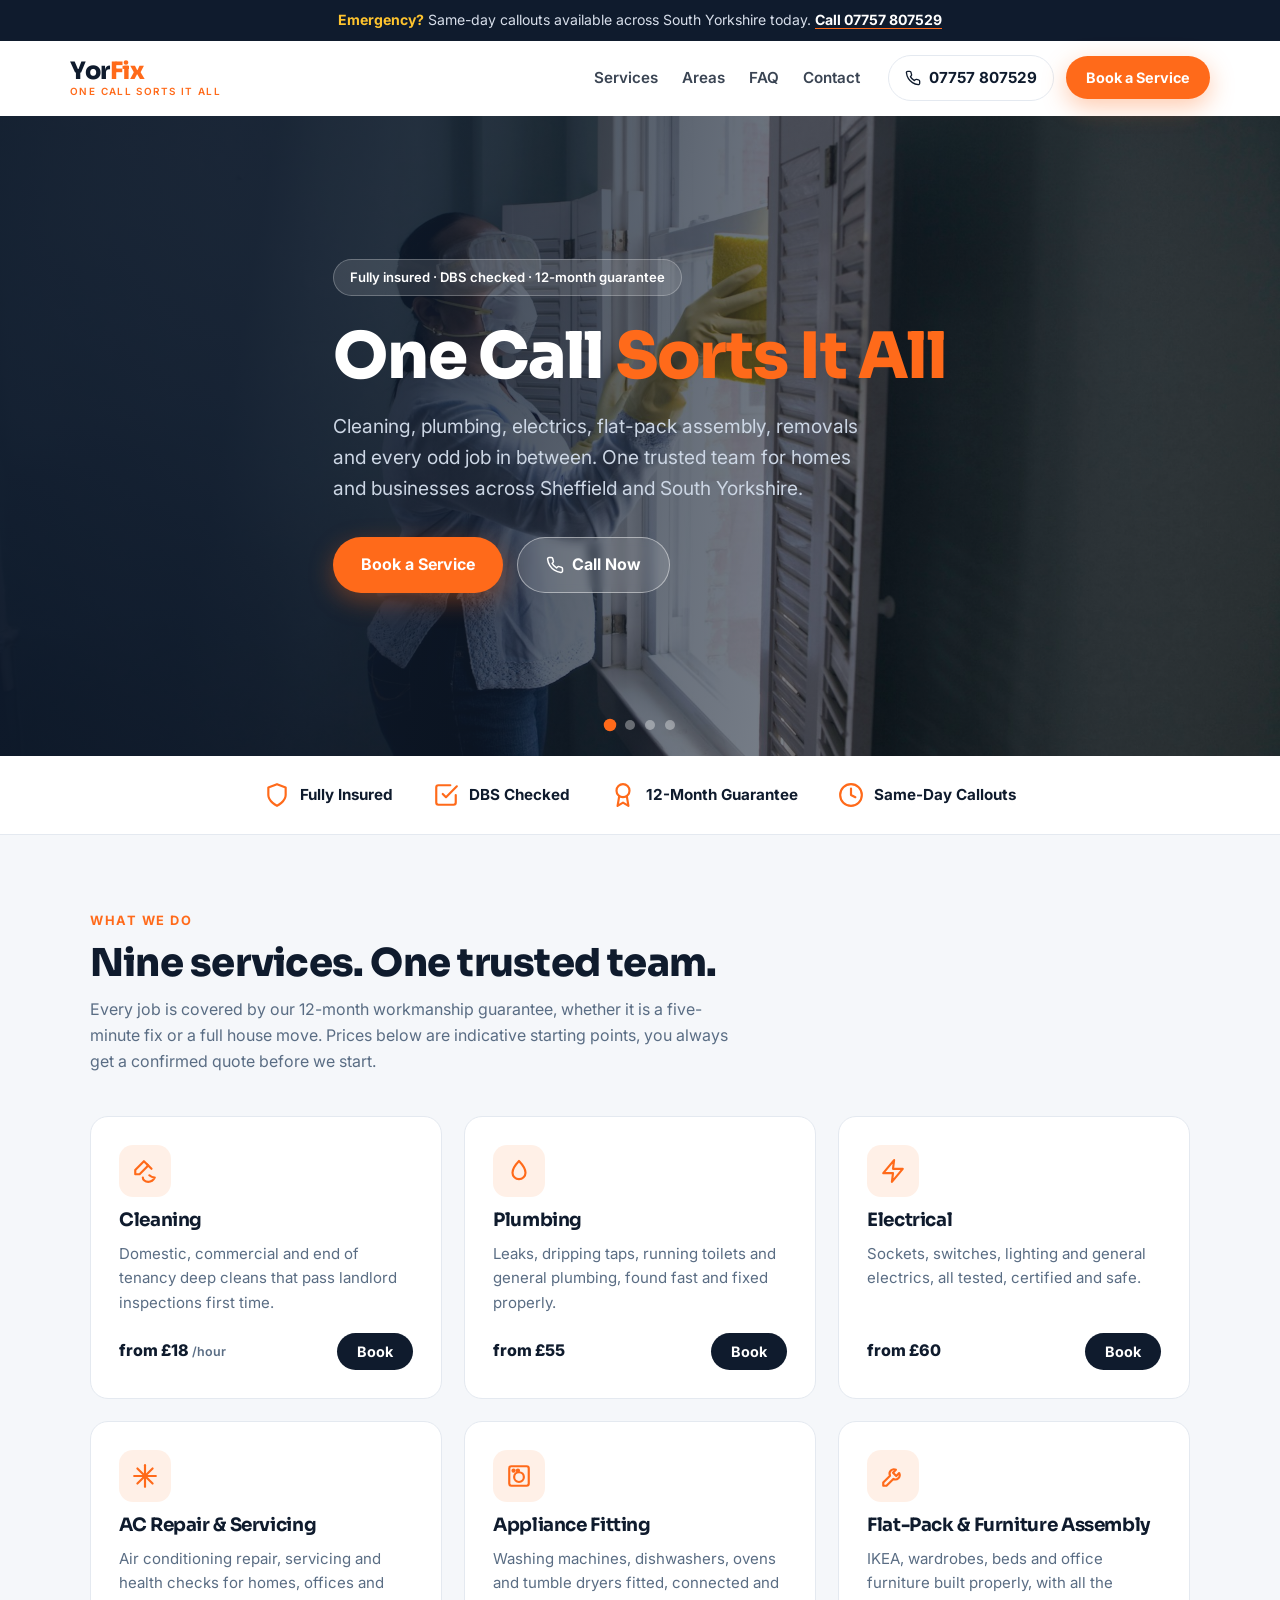
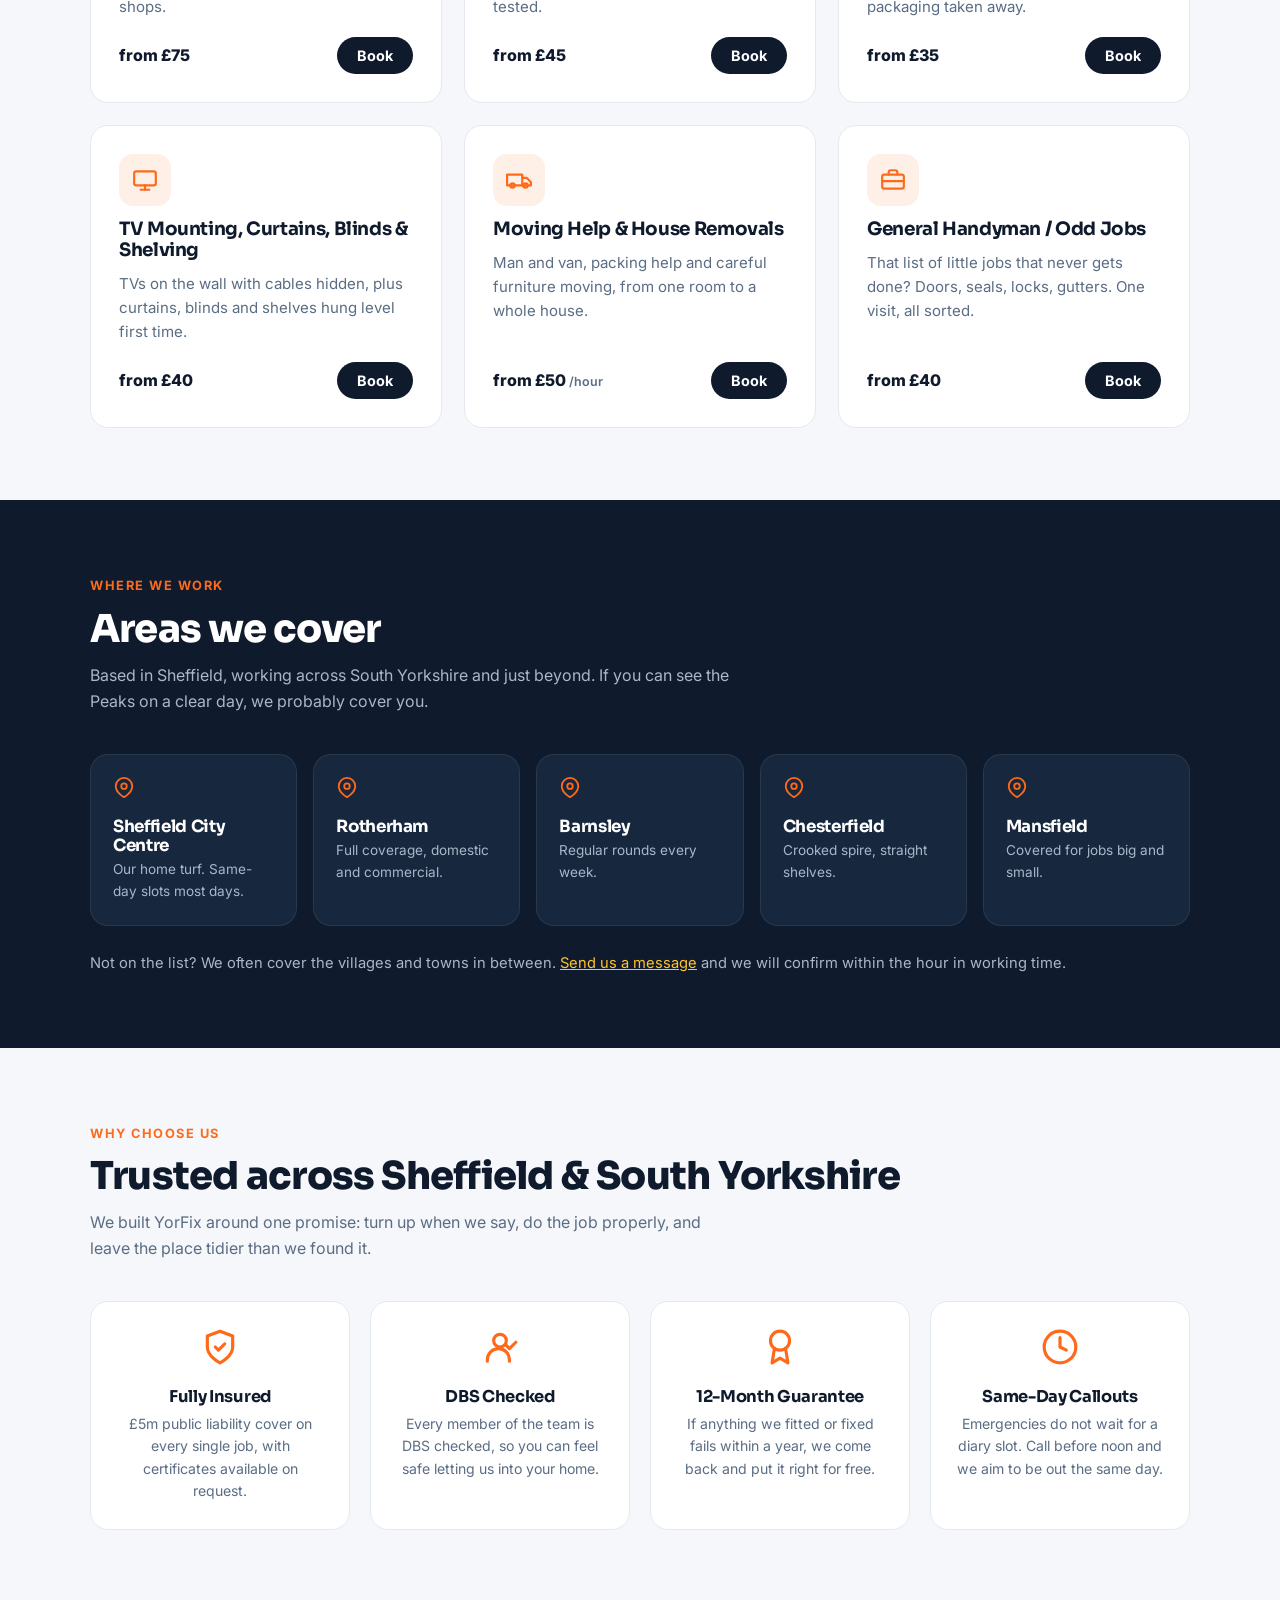
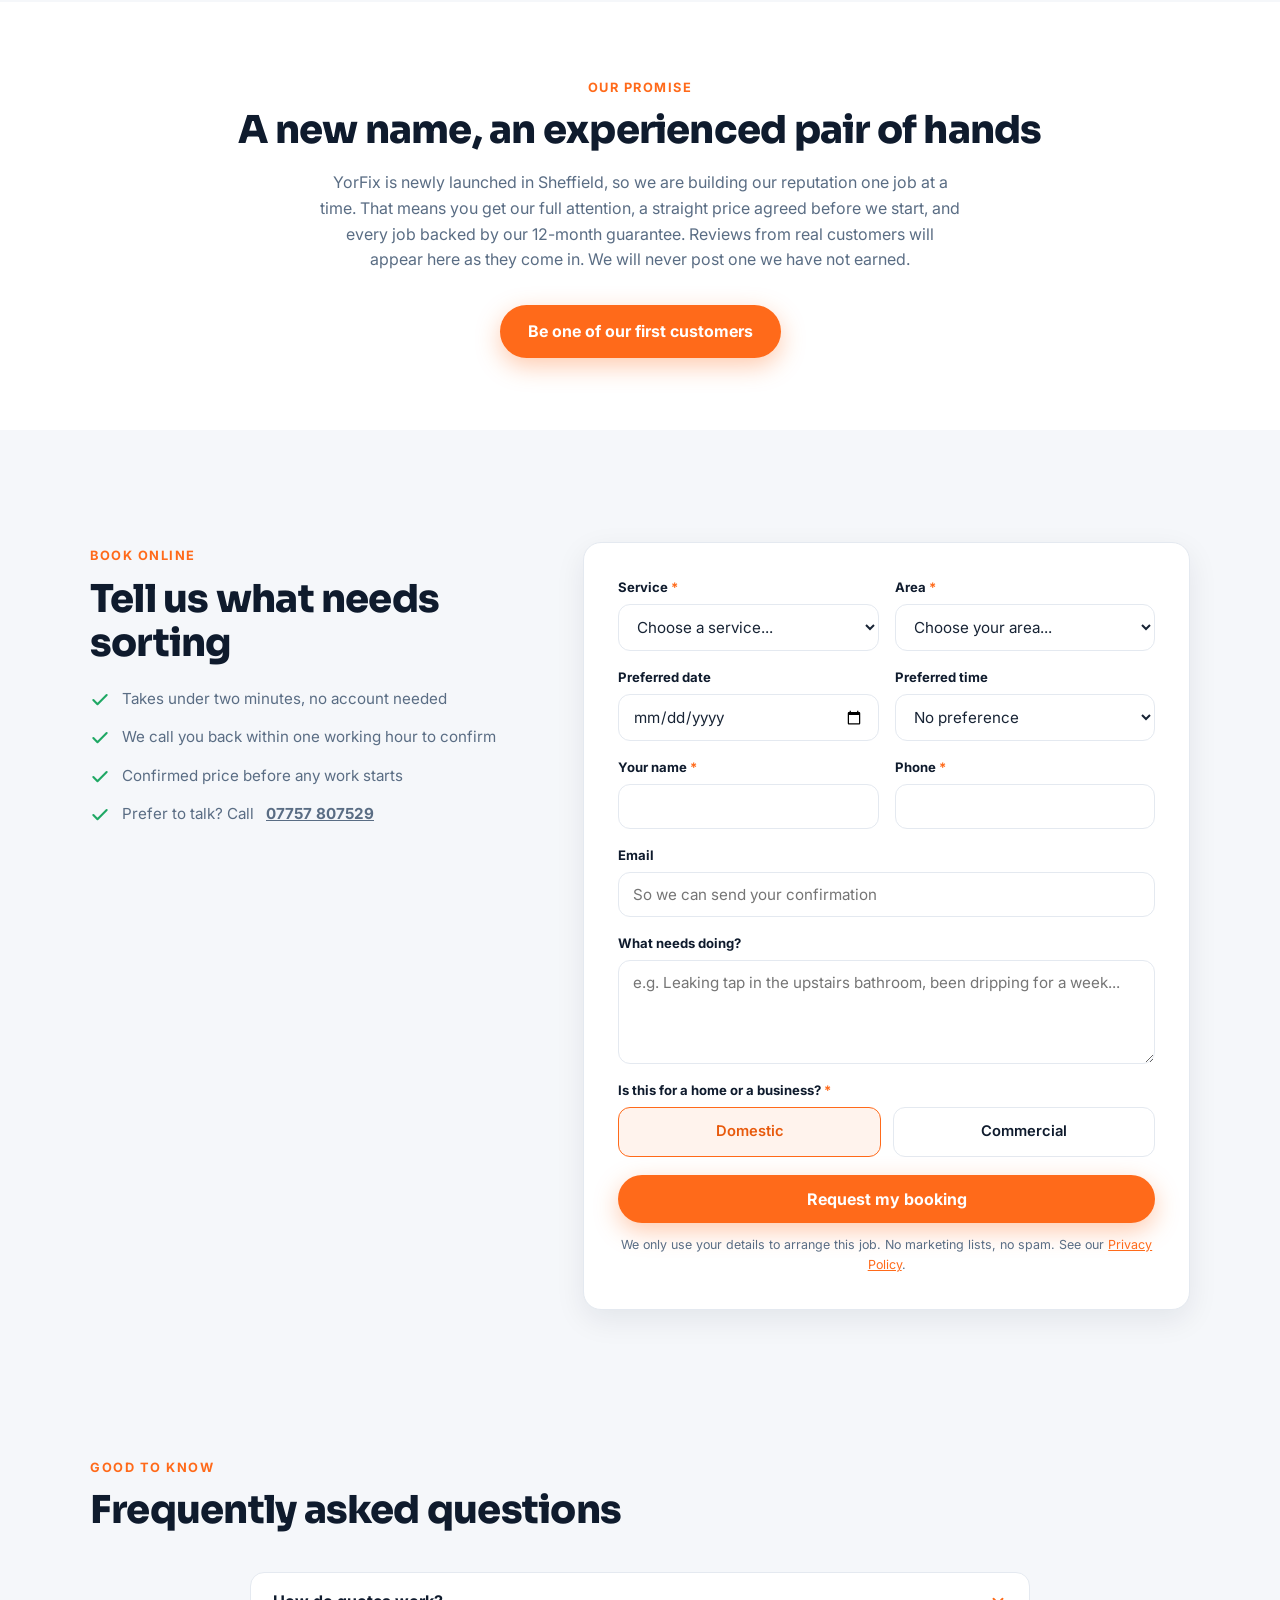
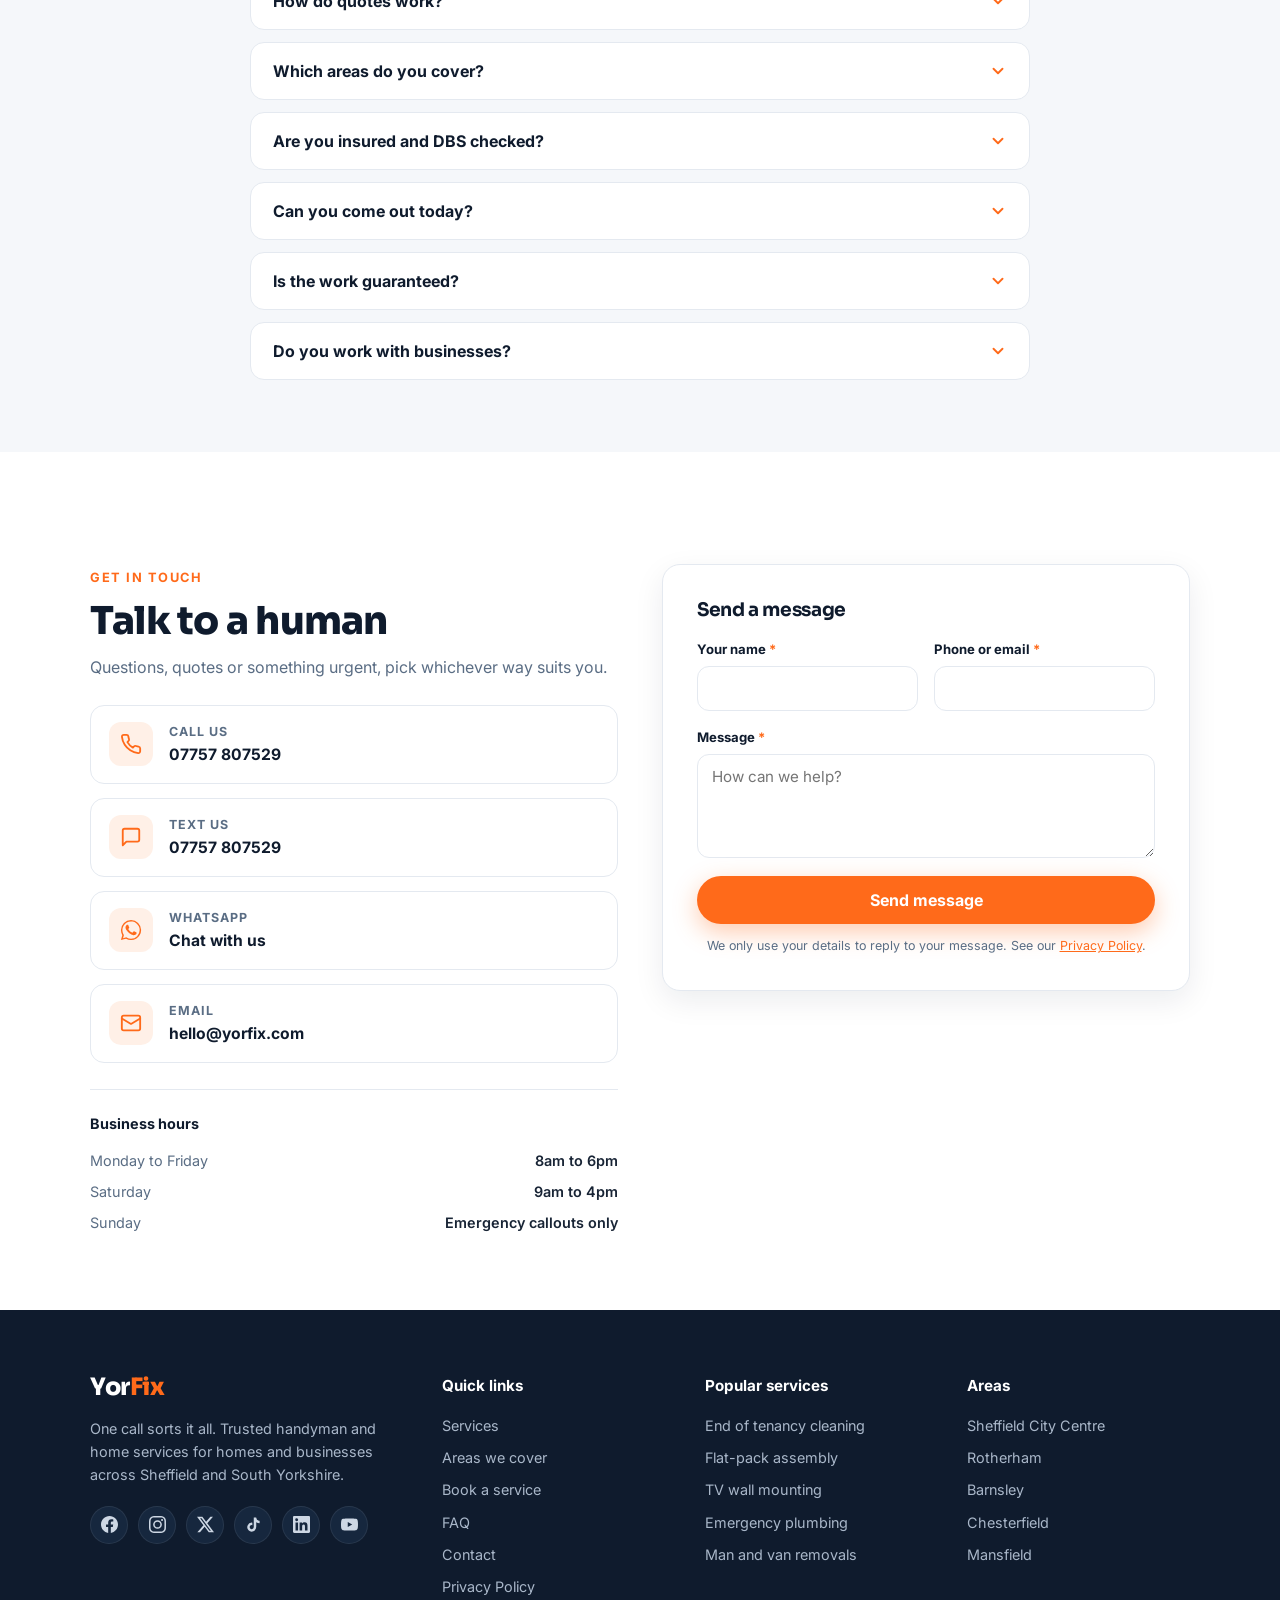
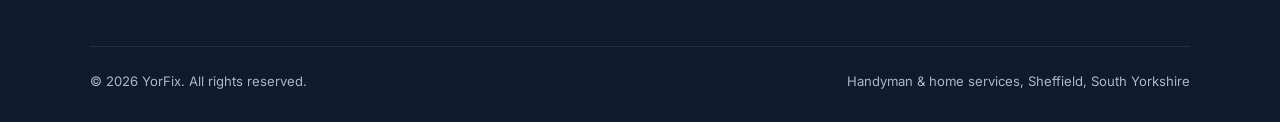
<file: index.html>
<!DOCTYPE html>
<html lang="en-GB">
<head>
  <meta charset="UTF-8">
  <meta name="viewport" content="width=device-width, initial-scale=1.0">
  <title>YorFix | Handyman &amp; Home Services in Sheffield, One Call Sorts It All</title>
  <meta name="description" content="Trusted handyman and home services across Sheffield, Rotherham, Barnsley, Chesterfield and Mansfield. Cleaning, plumbing, electrics, flat-pack assembly, TV mounting, removals and more. Fully insured, DBS checked, same-day callouts.">
  <meta name="keywords" content="handyman Sheffield, plumber Barnsley, flat pack assembly Rotherham, cleaner Sheffield, end of tenancy cleaning Sheffield, TV wall mounting Chesterfield, man and van Mansfield, electrician Sheffield, appliance fitting South Yorkshire, odd jobs Sheffield">
  <meta name="robots" content="index, follow">
  <link rel="canonical" href="https://yorfix.com/">

  <!-- Open Graph for social ads and sharing -->
  <meta property="og:type" content="website">
  <meta property="og:title" content="YorFix | One Call Sorts It All">
  <meta property="og:description" content="Sheffield's all-round handyman service for homes and businesses. Cleaning, plumbing, electrics, assembly, removals and more. Fully insured and DBS checked.">
  <meta property="og:url" content="https://yorfix.com/">
  <meta property="og:image" content="https://yorfix.com/img/hero-tradesman.jpg">
  <meta property="og:locale" content="en_GB">
  <meta name="twitter:card" content="summary_large_image">

  <link rel="icon" href="favicon.svg" type="image/svg+xml">
  <link rel="preconnect" href="https://fonts.googleapis.com">
  <link rel="preconnect" href="https://fonts.gstatic.com" crossorigin>
  <link href="https://fonts.googleapis.com/css2?family=Sora:wght@600;700;800&family=Inter:wght@400;500;600;700&display=swap" rel="stylesheet">
  <link rel="stylesheet" href="css/style.css">

  <!-- Local business structured data for search engines -->
  <script type="application/ld+json">
  {
    "@context": "https://schema.org",
    "@type": "HomeAndConstructionBusiness",
    "name": "YorFix",
    "slogan": "One Call Sorts It All",
    "description": "All-round handyman and home services for domestic and commercial clients across Sheffield and South Yorkshire.",
    "telephone": "+447757807529",
    "email": "hello@yorfix.com",
    "url": "https://yorfix.com/",
    "address": { "@type": "PostalAddress", "addressLocality": "Sheffield", "addressRegion": "South Yorkshire", "addressCountry": "GB" },
    "areaServed": ["Sheffield", "Rotherham", "Barnsley", "Chesterfield", "Mansfield"],
    "openingHours": ["Mo-Fr 08:00-18:00", "Sa 09:00-16:00"]
  }
  </script>
</head>
<body>

  <!-- Emergency callout banner -->
  <div class="emergency">
    <strong>Emergency?</strong> Same-day callouts available across South Yorkshire today.
    <a href="tel:+447757807529">Call 07757 807529</a>
  </div>

  <!-- Sticky header -->
  <header class="site-header" id="siteHeader">
    <div class="wrap header-inner">
      <a class="logo" href="#top">Yor<span>Fix</span><span class="logo-tag">One Call Sorts It All</span></a>
      <button class="nav-toggle" id="navToggle" aria-label="Open menu" aria-expanded="false">
        <span></span><span></span><span></span>
      </button>
      <nav class="main-nav" id="mainNav" aria-label="Main navigation">
        <a href="#services">Services</a>
        <a href="#areas">Areas</a>
        <a href="#faq">FAQ</a>
        <a href="#contact">Contact</a>
      </nav>
      <div class="header-cta">
        <a class="phone-chip" href="tel:+447757807529">
          <svg viewBox="0 0 24 24" fill="none" stroke="currentColor" stroke-width="2" stroke-linecap="round" stroke-linejoin="round"><path d="M22 16.92v3a2 2 0 0 1-2.18 2 19.79 19.79 0 0 1-8.63-3.07 19.5 19.5 0 0 1-6-6 19.79 19.79 0 0 1-3.07-8.67A2 2 0 0 1 4.11 2h3a2 2 0 0 1 2 1.72c.13.96.36 1.9.68 2.81a2 2 0 0 1-.45 2.11L8.09 9.91a16 16 0 0 0 6 6l1.27-1.27a2 2 0 0 1 2.11-.45c.91.32 1.85.55 2.81.68A2 2 0 0 1 22 16.92z"/></svg>
          <span class="phone-num">07757 807529</span>
        </a>
        <a class="btn btn-primary btn-sm" href="#book">Book a Service</a>
      </div>
    </div>
  </header>

  <!-- Hero with rotating slider -->
  <section class="hero" id="top">
    <div class="hero-slides" id="heroSlides" aria-hidden="true">
      <div class="hero-slide active" style="background-image:url('img/hero-cleaning.jpg')"></div>
      <div class="hero-slide" style="background-image:url('img/hero-electrical.jpg')"></div>
      <div class="hero-slide" style="background-image:url('img/hero-removals.jpg')"></div>
      <div class="hero-slide" style="background-image:url('img/hero-tradesman.jpg')"></div>
    </div>
    <div class="wrap">
      <div class="hero-content">
        <span class="hero-badge">Fully insured · DBS checked · 12-month guarantee</span>
        <h1>One Call <em>Sorts It All</em></h1>
        <p class="sub">Cleaning, plumbing, electrics, flat-pack assembly, removals and every odd job in between. One trusted team for homes and businesses across Sheffield and South Yorkshire.</p>
        <div class="hero-ctas">
          <a class="btn btn-primary" href="#book">Book a Service</a>
          <a class="btn btn-ghost" href="tel:+447757807529">
            <svg width="18" height="18" viewBox="0 0 24 24" fill="none" stroke="currentColor" stroke-width="2" stroke-linecap="round" stroke-linejoin="round"><path d="M22 16.92v3a2 2 0 0 1-2.18 2 19.79 19.79 0 0 1-8.63-3.07 19.5 19.5 0 0 1-6-6 19.79 19.79 0 0 1-3.07-8.67A2 2 0 0 1 4.11 2h3a2 2 0 0 1 2 1.72c.13.96.36 1.9.68 2.81a2 2 0 0 1-.45 2.11L8.09 9.91a16 16 0 0 0 6 6l1.27-1.27a2 2 0 0 1 2.11-.45c.91.32 1.85.55 2.81.68A2 2 0 0 1 22 16.92z"/></svg>
            Call Now
          </a>
        </div>
      </div>
    </div>
    <div class="hero-dots" id="heroDots" role="tablist" aria-label="Hero image selector"></div>
  </section>

  <!-- Trust strip -->
  <div class="trust-strip">
    <div class="wrap trust-items">
      <div class="trust-item">
        <svg viewBox="0 0 24 24" fill="none" stroke="currentColor" stroke-width="2" stroke-linecap="round" stroke-linejoin="round"><path d="M12 22s8-4 8-10V5l-8-3-8 3v7c0 6 8 10 8 10z"/></svg>
        Fully Insured
      </div>
      <div class="trust-item">
        <svg viewBox="0 0 24 24" fill="none" stroke="currentColor" stroke-width="2" stroke-linecap="round" stroke-linejoin="round"><path d="M9 11l3 3L22 4"/><path d="M21 12v7a2 2 0 0 1-2 2H5a2 2 0 0 1-2-2V5a2 2 0 0 1 2-2h11"/></svg>
        DBS Checked
      </div>
      <div class="trust-item">
        <svg viewBox="0 0 24 24" fill="none" stroke="currentColor" stroke-width="2" stroke-linecap="round" stroke-linejoin="round"><circle cx="12" cy="8" r="6"/><path d="M15.5 13l1.5 9-5-3-5 3 1.5-9"/></svg>
        12-Month Guarantee
      </div>
      <div class="trust-item">
        <svg viewBox="0 0 24 24" fill="none" stroke="currentColor" stroke-width="2" stroke-linecap="round" stroke-linejoin="round"><circle cx="12" cy="12" r="10"/><path d="M12 6v6l4 2"/></svg>
        Same-Day Callouts
      </div>
    </div>
  </div>

  <!-- Services -->
  <section id="services">
    <div class="wrap">
      <span class="kicker">What we do</span>
      <h2 class="section-title">Nine services. One trusted team.</h2>
      <p class="section-sub">Every job is covered by our 12-month workmanship guarantee, whether it is a five-minute fix or a full house move. Prices below are indicative starting points, you always get a confirmed quote before we start.</p>

      <div class="services-grid">

        <div class="service-card">
          <div class="service-icon"><svg viewBox="0 0 24 24" fill="none" stroke="currentColor" stroke-width="2" stroke-linecap="round" stroke-linejoin="round"><path d="M3 11l8-8 4 4-8 8H3v-4z"/><path d="M14 6l4 4"/><path d="M16 16c1.5 1.5 3 2 5 2-1 2-3 4-6 4s-5-2-5-4"/></svg></div>
          <h3>Cleaning</h3>
          <p>Domestic, commercial and end of tenancy deep cleans that pass landlord inspections first time.</p>
          <div class="service-foot"><span class="price">from £18 <small>/hour</small></span><button class="btn btn-navy btn-sm book-service" data-service="Cleaning">Book</button></div>
        </div>

        <div class="service-card">
          <div class="service-icon"><svg viewBox="0 0 24 24" fill="none" stroke="currentColor" stroke-width="2" stroke-linecap="round" stroke-linejoin="round"><path d="M12 2.7s6 6.3 6 10.8a6 6 0 0 1-12 0C6 9 12 2.7 12 2.7z"/></svg></div>
          <h3>Plumbing</h3>
          <p>Leaks, dripping taps, running toilets and general plumbing, found fast and fixed properly.</p>
          <div class="service-foot"><span class="price">from £55</span><button class="btn btn-navy btn-sm book-service" data-service="Plumbing">Book</button></div>
        </div>

        <div class="service-card">
          <div class="service-icon"><svg viewBox="0 0 24 24" fill="none" stroke="currentColor" stroke-width="2" stroke-linecap="round" stroke-linejoin="round"><polygon points="13 2 3 14 12 14 11 22 21 10 12 10 13 2"/></svg></div>
          <h3>Electrical</h3>
          <p>Sockets, switches, lighting and general electrics, all tested, certified and safe.</p>
          <div class="service-foot"><span class="price">from £60</span><button class="btn btn-navy btn-sm book-service" data-service="Electrical">Book</button></div>
        </div>

        <div class="service-card">
          <div class="service-icon"><svg viewBox="0 0 24 24" fill="none" stroke="currentColor" stroke-width="2" stroke-linecap="round" stroke-linejoin="round"><path d="M12 2v20"/><path d="M2 12h20"/><path d="M5 5l14 14"/><path d="M19 5L5 19"/></svg></div>
          <h3>AC Repair &amp; Servicing</h3>
          <p>Air conditioning repair, servicing and health checks for homes, offices and shops.</p>
          <div class="service-foot"><span class="price">from £75</span><button class="btn btn-navy btn-sm book-service" data-service="AC Repair & Servicing">Book</button></div>
        </div>

        <div class="service-card">
          <div class="service-icon"><svg viewBox="0 0 24 24" fill="none" stroke="currentColor" stroke-width="2" stroke-linecap="round" stroke-linejoin="round"><rect x="3" y="3" width="18" height="18" rx="2"/><circle cx="12" cy="13" r="4.5"/><circle cx="7" cy="7" r="1"/><circle cx="11" cy="7" r="1"/></svg></div>
          <h3>Appliance Fitting</h3>
          <p>Washing machines, dishwashers, ovens and tumble dryers fitted, connected and tested.</p>
          <div class="service-foot"><span class="price">from £45</span><button class="btn btn-navy btn-sm book-service" data-service="Appliance Fitting">Book</button></div>
        </div>

        <div class="service-card">
          <div class="service-icon"><svg viewBox="0 0 24 24" fill="none" stroke="currentColor" stroke-width="2" stroke-linecap="round" stroke-linejoin="round"><path d="M14.7 6.3a4 4 0 0 0-5.4 5.4L3 18v3h3l6.3-6.3a4 4 0 0 0 5.4-5.4L15 12l-3-3 2.7-2.7z"/></svg></div>
          <h3>Flat-Pack &amp; Furniture Assembly</h3>
          <p>IKEA, wardrobes, beds and office furniture built properly, with all the packaging taken away.</p>
          <div class="service-foot"><span class="price">from £35</span><button class="btn btn-navy btn-sm book-service" data-service="Flat-Pack & Furniture Assembly">Book</button></div>
        </div>

        <div class="service-card">
          <div class="service-icon"><svg viewBox="0 0 24 24" fill="none" stroke="currentColor" stroke-width="2" stroke-linecap="round" stroke-linejoin="round"><rect x="2" y="4" width="20" height="13" rx="2"/><path d="M8 21h8"/><path d="M12 17v4"/></svg></div>
          <h3>TV Mounting, Curtains, Blinds &amp; Shelving</h3>
          <p>TVs on the wall with cables hidden, plus curtains, blinds and shelves hung level first time.</p>
          <div class="service-foot"><span class="price">from £40</span><button class="btn btn-navy btn-sm book-service" data-service="TV Mounting, Curtains, Blinds & Shelving">Book</button></div>
        </div>

        <div class="service-card">
          <div class="service-icon"><svg viewBox="0 0 24 24" fill="none" stroke="currentColor" stroke-width="2" stroke-linecap="round" stroke-linejoin="round"><path d="M1 7h14v10H1z"/><path d="M15 10h4l4 4v3h-8"/><circle cx="6" cy="17" r="2"/><circle cx="18" cy="17" r="2"/></svg></div>
          <h3>Moving Help &amp; House Removals</h3>
          <p>Man and van, packing help and careful furniture moving, from one room to a whole house.</p>
          <div class="service-foot"><span class="price">from £50 <small>/hour</small></span><button class="btn btn-navy btn-sm book-service" data-service="Moving Help & House Removals">Book</button></div>
        </div>

        <div class="service-card">
          <div class="service-icon"><svg viewBox="0 0 24 24" fill="none" stroke="currentColor" stroke-width="2" stroke-linecap="round" stroke-linejoin="round"><rect x="2" y="7" width="20" height="13" rx="2"/><path d="M8 7V5a2 2 0 0 1 2-2h4a2 2 0 0 1 2 2v2"/><path d="M2 13h20"/></svg></div>
          <h3>General Handyman / Odd Jobs</h3>
          <p>That list of little jobs that never gets done? Doors, seals, locks, gutters. One visit, all sorted.</p>
          <div class="service-foot"><span class="price">from £40</span><button class="btn btn-navy btn-sm book-service" data-service="General Handyman / Odd Jobs">Book</button></div>
        </div>

      </div>
    </div>
  </section>

  <!-- Areas we cover -->
  <section class="areas" id="areas">
    <div class="wrap">
      <span class="kicker">Where we work</span>
      <h2 class="section-title">Areas we cover</h2>
      <p class="section-sub">Based in Sheffield, working across South Yorkshire and just beyond. If you can see the Peaks on a clear day, we probably cover you.</p>
      <div class="areas-grid">
        <div class="area-card">
          <svg viewBox="0 0 24 24" fill="none" stroke="currentColor" stroke-width="2" stroke-linecap="round" stroke-linejoin="round"><path d="M21 10c0 7-9 12-9 12S3 17 3 10a9 9 0 0 1 18 0z"/><circle cx="12" cy="10" r="3"/></svg>
          <h3>Sheffield City Centre</h3>
          <p>Our home turf. Same-day slots most days.</p>
        </div>
        <div class="area-card">
          <svg viewBox="0 0 24 24" fill="none" stroke="currentColor" stroke-width="2" stroke-linecap="round" stroke-linejoin="round"><path d="M21 10c0 7-9 12-9 12S3 17 3 10a9 9 0 0 1 18 0z"/><circle cx="12" cy="10" r="3"/></svg>
          <h3>Rotherham</h3>
          <p>Full coverage, domestic and commercial.</p>
        </div>
        <div class="area-card">
          <svg viewBox="0 0 24 24" fill="none" stroke="currentColor" stroke-width="2" stroke-linecap="round" stroke-linejoin="round"><path d="M21 10c0 7-9 12-9 12S3 17 3 10a9 9 0 0 1 18 0z"/><circle cx="12" cy="10" r="3"/></svg>
          <h3>Barnsley</h3>
          <p>Regular rounds every week.</p>
        </div>
        <div class="area-card">
          <svg viewBox="0 0 24 24" fill="none" stroke="currentColor" stroke-width="2" stroke-linecap="round" stroke-linejoin="round"><path d="M21 10c0 7-9 12-9 12S3 17 3 10a9 9 0 0 1 18 0z"/><circle cx="12" cy="10" r="3"/></svg>
          <h3>Chesterfield</h3>
          <p>Crooked spire, straight shelves.</p>
        </div>
        <div class="area-card">
          <svg viewBox="0 0 24 24" fill="none" stroke="currentColor" stroke-width="2" stroke-linecap="round" stroke-linejoin="round"><path d="M21 10c0 7-9 12-9 12S3 17 3 10a9 9 0 0 1 18 0z"/><circle cx="12" cy="10" r="3"/></svg>
          <h3>Mansfield</h3>
          <p>Covered for jobs big and small.</p>
        </div>
      </div>
      <p class="areas-note">Not on the list? We often cover the villages and towns in between. <a href="#contact">Send us a message</a> and we will confirm within the hour in working time.</p>
    </div>
  </section>

  <!-- Trust section -->
  <section id="trust">
    <div class="wrap">
      <span class="kicker">Why choose us</span>
      <h2 class="section-title">Trusted across Sheffield &amp; South Yorkshire</h2>
      <p class="section-sub">We built YorFix around one promise: turn up when we say, do the job properly, and leave the place tidier than we found it.</p>

      <div class="badges-grid">
        <div class="badge-card">
          <svg viewBox="0 0 24 24" fill="none" stroke="currentColor" stroke-width="2" stroke-linecap="round" stroke-linejoin="round"><path d="M12 22s8-4 8-10V5l-8-3-8 3v7c0 6 8 10 8 10z"/><path d="M9 12l2 2 4-4"/></svg>
          <h3>Fully Insured</h3>
          <p>£5m public liability cover on every single job, with certificates available on request.</p>
        </div>
        <div class="badge-card">
          <svg viewBox="0 0 24 24" fill="none" stroke="currentColor" stroke-width="2" stroke-linecap="round" stroke-linejoin="round"><circle cx="12" cy="8" r="4"/><path d="M4 21v-1a7 7 0 0 1 14 0v1"/><path d="M16 11l2 2 4-4"/></svg>
          <h3>DBS Checked</h3>
          <p>Every member of the team is DBS checked, so you can feel safe letting us into your home.</p>
        </div>
        <div class="badge-card">
          <svg viewBox="0 0 24 24" fill="none" stroke="currentColor" stroke-width="2" stroke-linecap="round" stroke-linejoin="round"><circle cx="12" cy="8" r="6"/><path d="M15.5 13l1.5 9-5-3-5 3 1.5-9"/></svg>
          <h3>12-Month Guarantee</h3>
          <p>If anything we fitted or fixed fails within a year, we come back and put it right for free.</p>
        </div>
        <div class="badge-card">
          <svg viewBox="0 0 24 24" fill="none" stroke="currentColor" stroke-width="2" stroke-linecap="round" stroke-linejoin="round"><circle cx="12" cy="12" r="10"/><path d="M12 6v6l4 2"/></svg>
          <h3>Same-Day Callouts</h3>
          <p>Emergencies do not wait for a diary slot. Call before noon and we aim to be out the same day.</p>
        </div>
      </div>

    </div>
  </section>

  <!-- Our promise. Real customer reviews will replace this as they come in. -->
  <section class="reviews" id="promise">
    <div class="wrap" style="text-align:center;">
      <span class="kicker">Our promise</span>
      <h2 class="section-title">A new name, an experienced pair of hands</h2>
      <p class="section-sub" style="margin: 18px auto 0;">YorFix is newly launched in Sheffield, so we are building our reputation one job at a time. That means you get our full attention, a straight price agreed before we start, and every job backed by our 12-month guarantee. Reviews from real customers will appear here as they come in. We will never post one we have not earned.</p>
      <a class="btn btn-primary" href="#book" style="margin-top:32px;">Be one of our first customers</a>
    </div>
  </section>

  <!-- Booking -->
  <section class="booking" id="book">
    <div class="wrap">
      <div class="booking-layout">
        <div class="booking-side">
          <span class="kicker">Book online</span>
          <h2 class="section-title">Tell us what needs sorting</h2>
          <ul>
            <li><svg viewBox="0 0 24 24" fill="none" stroke="currentColor" stroke-width="2.5" stroke-linecap="round" stroke-linejoin="round"><path d="M20 6L9 17l-5-5"/></svg> Takes under two minutes, no account needed</li>
            <li><svg viewBox="0 0 24 24" fill="none" stroke="currentColor" stroke-width="2.5" stroke-linecap="round" stroke-linejoin="round"><path d="M20 6L9 17l-5-5"/></svg> We call you back within one working hour to confirm</li>
            <li><svg viewBox="0 0 24 24" fill="none" stroke="currentColor" stroke-width="2.5" stroke-linecap="round" stroke-linejoin="round"><path d="M20 6L9 17l-5-5"/></svg> Confirmed price before any work starts</li>
            <li><svg viewBox="0 0 24 24" fill="none" stroke="currentColor" stroke-width="2.5" stroke-linecap="round" stroke-linejoin="round"><path d="M20 6L9 17l-5-5"/></svg> Prefer to talk? Call <a href="tel:+447757807529"><strong>07757 807529</strong></a></li>
          </ul>
        </div>

        <div class="form-card">
          <form id="bookingForm" novalidate>
            <div class="form-grid">
              <div class="form-field">
                <label for="bkService">Service <span class="req">*</span></label>
                <select id="bkService" name="service" required>
                  <option value="">Choose a service...</option>
                  <option>Cleaning</option>
                  <option>Plumbing</option>
                  <option>Electrical</option>
                  <option>AC Repair &amp; Servicing</option>
                  <option>Appliance Fitting</option>
                  <option>Flat-Pack &amp; Furniture Assembly</option>
                  <option>TV Mounting, Curtains, Blinds &amp; Shelving</option>
                  <option>Moving Help &amp; House Removals</option>
                  <option>General Handyman / Odd Jobs</option>
                </select>
              </div>
              <div class="form-field">
                <label for="bkArea">Area <span class="req">*</span></label>
                <select id="bkArea" name="area" required>
                  <option value="">Choose your area...</option>
                  <option>Sheffield City Centre</option>
                  <option>Rotherham</option>
                  <option>Barnsley</option>
                  <option>Chesterfield</option>
                  <option>Mansfield</option>
                  <option>Other / nearby</option>
                </select>
              </div>
              <div class="form-field">
                <label for="bkDate">Preferred date</label>
                <input type="date" id="bkDate" name="preferred_date">
              </div>
              <div class="form-field">
                <label for="bkTime">Preferred time</label>
                <select id="bkTime" name="preferred_time">
                  <option value="">No preference</option>
                  <option>Morning (8am to 12pm)</option>
                  <option>Afternoon (12pm to 5pm)</option>
                  <option>Evening (5pm to 8pm)</option>
                </select>
              </div>
              <div class="form-field">
                <label for="bkName">Your name <span class="req">*</span></label>
                <input type="text" id="bkName" name="name" autocomplete="name" required>
              </div>
              <div class="form-field">
                <label for="bkPhone">Phone <span class="req">*</span></label>
                <input type="tel" id="bkPhone" name="phone" autocomplete="tel" required>
              </div>
              <div class="form-field full">
                <label for="bkEmail">Email</label>
                <input type="email" id="bkEmail" name="email" autocomplete="email" placeholder="So we can send your confirmation">
              </div>
              <div class="form-field full">
                <label for="bkDesc">What needs doing?</label>
                <textarea id="bkDesc" name="description" placeholder="e.g. Leaking tap in the upstairs bathroom, been dripping for a week..."></textarea>
              </div>
              <div class="form-field full">
                <label>Is this for a home or a business? <span class="req">*</span></label>
                <div class="radio-row">
                  <label class="radio-pill"><input type="radio" name="client_type" value="Domestic" checked><span>Domestic</span></label>
                  <label class="radio-pill"><input type="radio" name="client_type" value="Commercial"><span>Commercial</span></label>
                </div>
              </div>
              <!-- Honeypot: invisible to humans, catches spam bots -->
              <div class="hp-field" aria-hidden="true">
                <label for="bkCompany">Company</label>
                <input type="text" id="bkCompany" name="company" tabindex="-1" autocomplete="off">
              </div>
            </div>
            <div class="form-msg" id="bookingMsg" role="alert"></div>
            <button type="submit" class="btn btn-primary" id="bookingSubmit" style="width:100%; margin-top:18px;">Request my booking</button>
            <p style="font-size:0.78rem; color:var(--steel); margin-top:12px; text-align:center;">We only use your details to arrange this job. No marketing lists, no spam. See our <a href="privacy.html" style="color:var(--orange);">Privacy Policy</a>.</p>
          </form>

          <div class="confirm-card" id="bookingConfirm" style="display:none;">
            <div class="tick"><svg viewBox="0 0 24 24" fill="none" stroke="currentColor" stroke-width="2.5" stroke-linecap="round" stroke-linejoin="round"><path d="M20 6L9 17l-5-5"/></svg></div>
            <h3>Booking received!</h3>
            <p>Thanks <strong id="confirmName"></strong>. Your request is in the diary queue and we will call you back within one working hour to confirm a time and price.</p>
            <span class="confirm-ref" id="confirmRef"></span>
            <p>Need us sooner? Call <a href="tel:+447757807529"><strong>07757 807529</strong></a></p>
            <button class="btn btn-navy btn-sm" id="bookAnother" style="margin-top:10px;">Make another booking</button>
          </div>
        </div>
      </div>
    </div>
  </section>

  <!-- FAQ -->
  <section id="faq">
    <div class="wrap">
      <span class="kicker">Good to know</span>
      <h2 class="section-title">Frequently asked questions</h2>

      <div class="faq-list">
        <div class="faq-item">
          <button class="faq-q">How do quotes work?<svg class="chev" width="18" height="18" viewBox="0 0 24 24" fill="none" stroke="currentColor" stroke-width="2.5" stroke-linecap="round" stroke-linejoin="round"><path d="M6 9l6 6 6-6"/></svg></button>
          <div class="faq-a"><p>Quotes are free and there is no obligation. Describe the job in the booking form or over the phone, we confirm a fixed price or hourly rate before any work starts, and the price we agree is the price you pay.</p></div>
        </div>
        <div class="faq-item">
          <button class="faq-q">Which areas do you cover?<svg class="chev" width="18" height="18" viewBox="0 0 24 24" fill="none" stroke="currentColor" stroke-width="2.5" stroke-linecap="round" stroke-linejoin="round"><path d="M6 9l6 6 6-6"/></svg></button>
          <div class="faq-a"><p>Sheffield City Centre, Rotherham, Barnsley, Chesterfield and Mansfield, plus most of the villages and towns in between. If you are not sure, send a message with your postcode and we will confirm.</p></div>
        </div>
        <div class="faq-item">
          <button class="faq-q">Are you insured and DBS checked?<svg class="chev" width="18" height="18" viewBox="0 0 24 24" fill="none" stroke="currentColor" stroke-width="2.5" stroke-linecap="round" stroke-linejoin="round"><path d="M6 9l6 6 6-6"/></svg></button>
          <div class="faq-a"><p>Yes on both counts. We carry £5m public liability insurance and every member of the team is DBS checked. We are happy to show certificates before we start.</p></div>
        </div>
        <div class="faq-item">
          <button class="faq-q">Can you come out today?<svg class="chev" width="18" height="18" viewBox="0 0 24 24" fill="none" stroke="currentColor" stroke-width="2.5" stroke-linecap="round" stroke-linejoin="round"><path d="M6 9l6 6 6-6"/></svg></button>
          <div class="faq-a"><p>Often, yes. Same-day callouts are subject to availability and emergency plumbing or electrical jobs get priority. For anything urgent, call us on 07757 807529 rather than booking online.</p></div>
        </div>
        <div class="faq-item">
          <button class="faq-q">Is the work guaranteed?<svg class="chev" width="18" height="18" viewBox="0 0 24 24" fill="none" stroke="currentColor" stroke-width="2.5" stroke-linecap="round" stroke-linejoin="round"><path d="M6 9l6 6 6-6"/></svg></button>
          <div class="faq-a"><p>Every job comes with a 12-month workmanship guarantee. If something we fitted or fixed fails within a year, we come back and put it right at no cost to you.</p></div>
        </div>
        <div class="faq-item">
          <button class="faq-q">Do you work with businesses?<svg class="chev" width="18" height="18" viewBox="0 0 24 24" fill="none" stroke="currentColor" stroke-width="2.5" stroke-linecap="round" stroke-linejoin="round"><path d="M6 9l6 6 6-6"/></svg></button>
          <div class="faq-a"><p>Yes, offices, lettings agencies, shops and cafes across the region use us for regular contracts and one-off jobs. Commercial clients can pay by card, bank transfer or monthly invoice.</p></div>
        </div>
      </div>
    </div>
  </section>

  <!-- Contact -->
  <section class="contact" id="contact">
    <div class="wrap">
      <div class="contact-layout">
        <div>
          <span class="kicker">Get in touch</span>
          <h2 class="section-title">Talk to a human</h2>
          <p class="section-sub">Questions, quotes or something urgent, pick whichever way suits you.</p>

          <div class="contact-methods">
            <a class="method" href="tel:+447757807529">
              <div class="method-icon"><svg viewBox="0 0 24 24" fill="none" stroke="currentColor" stroke-width="2" stroke-linecap="round" stroke-linejoin="round"><path d="M22 16.92v3a2 2 0 0 1-2.18 2 19.79 19.79 0 0 1-8.63-3.07 19.5 19.5 0 0 1-6-6 19.79 19.79 0 0 1-3.07-8.67A2 2 0 0 1 4.11 2h3a2 2 0 0 1 2 1.72c.13.96.36 1.9.68 2.81a2 2 0 0 1-.45 2.11L8.09 9.91a16 16 0 0 0 6 6l1.27-1.27a2 2 0 0 1 2.11-.45c.91.32 1.85.55 2.81.68A2 2 0 0 1 22 16.92z"/></svg></div>
              <div><div class="method-label">Call us</div><div class="method-value">07757 807529</div></div>
            </a>
            <a class="method" href="sms:+447757807529">
              <div class="method-icon"><svg viewBox="0 0 24 24" fill="none" stroke="currentColor" stroke-width="2" stroke-linecap="round" stroke-linejoin="round"><path d="M21 15a2 2 0 0 1-2 2H7l-4 4V5a2 2 0 0 1 2-2h14a2 2 0 0 1 2 2z"/></svg></div>
              <div><div class="method-label">Text us</div><div class="method-value">07757 807529</div></div>
            </a>
            <a class="method" href="https://wa.me/447757807529?text=Hi%20YorFix%2C%20I%20need%20a%20hand%20with..." target="_blank" rel="noopener">
              <div class="method-icon"><svg viewBox="0 0 24 24" fill="currentColor"><path d="M17.5 14.4c-.3-.15-1.76-.87-2.03-.97-.27-.1-.47-.15-.67.15-.2.3-.77.96-.94 1.16-.17.2-.35.22-.65.07a8.18 8.18 0 0 1-2.4-1.49 9 9 0 0 1-1.66-2.07c-.17-.3-.02-.46.13-.61.14-.13.3-.35.45-.52.15-.17.2-.3.3-.5.1-.2.05-.37-.02-.52-.08-.15-.67-1.62-.92-2.22-.24-.58-.49-.5-.67-.51h-.57c-.2 0-.52.07-.8.37-.27.3-1.04 1.02-1.04 2.5 0 1.47 1.07 2.9 1.22 3.1.15.2 2.1 3.2 5.1 4.49.71.3 1.27.49 1.7.63.72.23 1.37.2 1.88.12.58-.09 1.76-.72 2-1.42.25-.7.25-1.3.18-1.42-.07-.12-.27-.2-.57-.35zM12.04 21.5a9.4 9.4 0 0 1-4.8-1.31l-.34-.2-3.56.93.95-3.47-.22-.36a9.42 9.42 0 1 1 17.4-4.99 9.4 9.4 0 0 1-9.43 9.4zm0-20.42A11 11 0 0 0 1.02 12.1c0 1.94.5 3.83 1.47 5.5L1 23l5.55-1.45a11.04 11.04 0 0 0 16.5-9.55A11 11 0 0 0 12.04 1.08z"/></svg></div>
              <div><div class="method-label">WhatsApp</div><div class="method-value">Chat with us</div></div>
            </a>
            <a class="method" href="mailto:hello@yorfix.com">
              <div class="method-icon"><svg viewBox="0 0 24 24" fill="none" stroke="currentColor" stroke-width="2" stroke-linecap="round" stroke-linejoin="round"><rect x="2" y="4" width="20" height="16" rx="2"/><path d="M22 7l-10 6L2 7"/></svg></div>
              <div><div class="method-label">Email</div><div class="method-value">hello@yorfix.com</div></div>
            </a>
          </div>

          <div class="hours">
            <h4>Business hours</h4>
            <table>
              <tr><td>Monday to Friday</td><td>8am to 6pm</td></tr>
              <tr><td>Saturday</td><td>9am to 4pm</td></tr>
              <tr><td>Sunday</td><td>Emergency callouts only</td></tr>
            </table>
          </div>
        </div>

        <div class="form-card">
          <h3 style="color:var(--navy); margin-bottom:18px;">Send a message</h3>
          <form id="contactForm" novalidate>
            <div class="form-grid">
              <div class="form-field">
                <label for="ctName">Your name <span class="req">*</span></label>
                <input type="text" id="ctName" name="name" autocomplete="name" required>
              </div>
              <div class="form-field">
                <label for="ctContact">Phone or email <span class="req">*</span></label>
                <input type="text" id="ctContact" name="contact" required>
              </div>
              <div class="form-field full">
                <label for="ctMessage">Message <span class="req">*</span></label>
                <textarea id="ctMessage" name="message" required placeholder="How can we help?"></textarea>
              </div>
              <div class="hp-field" aria-hidden="true">
                <label for="ctCompany">Company</label>
                <input type="text" id="ctCompany" name="company" tabindex="-1" autocomplete="off">
              </div>
            </div>
            <div class="form-msg" id="contactMsg" role="alert"></div>
            <button type="submit" class="btn btn-primary" id="contactSubmit" style="width:100%; margin-top:18px;">Send message</button>
            <p style="font-size:0.78rem; color:var(--steel); margin-top:12px; text-align:center;">We only use your details to reply to your message. See our <a href="privacy.html" style="color:var(--orange);">Privacy Policy</a>.</p>
          </form>
        </div>
      </div>
    </div>
  </section>

  <!-- Footer -->
  <footer class="site-footer">
    <div class="wrap">
      <div class="footer-grid">
        <div>
          <a class="logo" href="#top">Yor<span>Fix</span></a>
          <p class="footer-blurb">One call sorts it all. Trusted handyman and home services for homes and businesses across Sheffield and South Yorkshire.</p>
          <div class="social-row">
            <a href="https://facebook.com/yorfix" aria-label="Facebook" target="_blank" rel="noopener"><svg viewBox="0 0 24 24" fill="currentColor"><path d="M24 12.07C24 5.4 18.63 0 12 0S0 5.4 0 12.07C0 18.1 4.39 23.09 10.13 24v-8.44H7.08v-3.49h3.05V9.41c0-3.02 1.79-4.7 4.53-4.7 1.31 0 2.68.24 2.68.24v2.97h-1.5c-1.5 0-1.96.93-1.96 1.89v2.26h3.32l-.53 3.49h-2.8V24C19.61 23.1 24 18.1 24 12.07z"/></svg></a>
            <a href="https://instagram.com/yorfix" aria-label="Instagram" target="_blank" rel="noopener"><svg viewBox="0 0 24 24" fill="currentColor"><path d="M12 2.16c3.2 0 3.58.01 4.85.07 1.17.05 1.8.25 2.23.41.56.22.96.48 1.38.9.42.42.68.82.9 1.38.16.42.36 1.06.41 2.23.06 1.27.07 1.65.07 4.85s-.01 3.58-.07 4.85c-.05 1.17-.25 1.8-.41 2.23-.22.56-.48.96-.9 1.38-.42.42-.82.68-1.38.9-.42.16-1.06.36-2.23.41-1.27.06-1.65.07-4.85.07s-3.58-.01-4.85-.07c-1.17-.05-1.8-.25-2.23-.41a3.72 3.72 0 0 1-1.38-.9 3.72 3.72 0 0 1-.9-1.38c-.16-.42-.36-1.06-.41-2.23-.06-1.27-.07-1.65-.07-4.85s.01-3.58.07-4.85c.05-1.17.25-1.8.41-2.23.22-.56.48-.96.9-1.38.42-.42.82-.68 1.38-.9.42-.16 1.06-.36 2.23-.41 1.27-.06 1.65-.07 4.85-.07M12 0C8.74 0 8.33.01 7.05.07 5.78.13 4.9.33 4.14.63a5.88 5.88 0 0 0-2.13 1.38A5.88 5.88 0 0 0 .63 4.14C.33 4.9.13 5.78.07 7.05.01 8.33 0 8.74 0 12s.01 3.67.07 4.95c.06 1.27.26 2.15.56 2.91.3.79.72 1.46 1.38 2.13a5.88 5.88 0 0 0 2.13 1.38c.76.3 1.64.5 2.91.56 1.28.06 1.69.07 4.95.07s3.67-.01 4.95-.07c1.27-.06 2.15-.26 2.91-.56a5.88 5.88 0 0 0 2.13-1.38 5.88 5.88 0 0 0 1.38-2.13c.3-.76.5-1.64.56-2.91.06-1.28.07-1.69.07-4.95s-.01-3.67-.07-4.95c-.06-1.27-.26-2.15-.56-2.91a5.88 5.88 0 0 0-1.38-2.13A5.88 5.88 0 0 0 19.86.63c-.76-.3-1.64-.5-2.91-.56C15.67.01 15.26 0 12 0zm0 5.84a6.16 6.16 0 1 0 0 12.32 6.16 6.16 0 0 0 0-12.32zM12 16a4 4 0 1 1 0-8 4 4 0 0 1 0 8zm7.85-10.4a1.44 1.44 0 1 1-2.88 0 1.44 1.44 0 0 1 2.88 0z"/></svg></a>
            <a href="https://x.com/yorfix" aria-label="X" target="_blank" rel="noopener"><svg viewBox="0 0 24 24" fill="currentColor"><path d="M18.9 1.15h3.68l-8.04 9.19L24 22.85h-7.4l-5.8-7.58-6.64 7.58H.47l8.6-9.83L0 1.15h7.59l5.24 6.93 6.07-6.93zm-1.29 19.5h2.04L6.48 3.24H4.3l13.3 17.41z"/></svg></a>
            <a href="https://tiktok.com/@yorfix" aria-label="TikTok" target="_blank" rel="noopener"><svg viewBox="0 0 24 24" fill="currentColor"><path d="M19.59 6.69a4.83 4.83 0 0 1-3.77-4.25V2h-3.45v13.67a2.89 2.89 0 0 1-5.2 1.74 2.89 2.89 0 0 1 2.31-4.64 2.9 2.9 0 0 1 .88.13V9.4a6.33 6.33 0 0 0-.88-.05A6.34 6.34 0 0 0 5 20.1a6.34 6.34 0 0 0 10.86-4.43v-7a8.16 8.16 0 0 0 4.77 1.52v-3.4a4.85 4.85 0 0 1-1.04-.1z"/></svg></a>
            <a href="https://linkedin.com/company/yorfix" aria-label="LinkedIn" target="_blank" rel="noopener"><svg viewBox="0 0 24 24" fill="currentColor"><path d="M20.45 20.45h-3.56v-5.57c0-1.33-.02-3.04-1.85-3.04-1.85 0-2.13 1.45-2.13 2.94v5.67H9.35V9h3.42v1.56h.05c.48-.9 1.64-1.85 3.37-1.85 3.6 0 4.27 2.37 4.27 5.46v6.28zM5.34 7.43a2.07 2.07 0 1 1 0-4.13 2.07 2.07 0 0 1 0 4.13zm1.78 13.02H3.56V9h3.56v11.45zM22.23 0H1.77C.79 0 0 .77 0 1.72v20.56C0 23.23.79 24 1.77 24h20.46c.98 0 1.77-.77 1.77-1.72V1.72C24 .77 23.21 0 22.23 0z"/></svg></a>
            <a href="https://youtube.com/@yorfix" aria-label="YouTube" target="_blank" rel="noopener"><svg viewBox="0 0 24 24" fill="currentColor"><path d="M23.5 6.19a3.02 3.02 0 0 0-2.12-2.14C19.5 3.55 12 3.55 12 3.55s-7.5 0-9.38.5A3.02 3.02 0 0 0 .5 6.19C0 8.07 0 12 0 12s0 3.93.5 5.81a3.02 3.02 0 0 0 2.12 2.14c1.88.5 9.38.5 9.38.5s7.5 0 9.38-.5a3.02 3.02 0 0 0 2.12-2.14C24 15.93 24 12 24 12s0-3.93-.5-5.81zM9.55 15.57V8.43L15.82 12l-6.27 3.57z"/></svg></a>
          </div>
        </div>
        <div>
          <h4>Quick links</h4>
          <ul>
            <li><a href="#services">Services</a></li>
            <li><a href="#areas">Areas we cover</a></li>
            <li><a href="#book">Book a service</a></li>
            <li><a href="#faq">FAQ</a></li>
            <li><a href="#contact">Contact</a></li>
            <li><a href="privacy.html">Privacy Policy</a></li>
          </ul>
        </div>
        <div>
          <h4>Popular services</h4>
          <ul>
            <li><a href="#services">End of tenancy cleaning</a></li>
            <li><a href="#services">Flat-pack assembly</a></li>
            <li><a href="#services">TV wall mounting</a></li>
            <li><a href="#services">Emergency plumbing</a></li>
            <li><a href="#services">Man and van removals</a></li>
          </ul>
        </div>
        <div>
          <h4>Areas</h4>
          <ul>
            <li>Sheffield City Centre</li>
            <li>Rotherham</li>
            <li>Barnsley</li>
            <li>Chesterfield</li>
            <li>Mansfield</li>
          </ul>
        </div>
      </div>
      <div class="footer-bottom">
        <span>© 2026 YorFix. All rights reserved.</span>
        <span>Handyman &amp; home services, Sheffield, South Yorkshire</span>
      </div>
    </div>
  </footer>

  <!-- Floating book button, mobile only -->
  <a class="btn btn-primary float-book" href="#book">Book Now, Free Quote</a>

  <script src="js/config.js"></script>
  <script src="js/api.js"></script>
  <script src="js/main.js"></script>
</body>
</html>
</file>
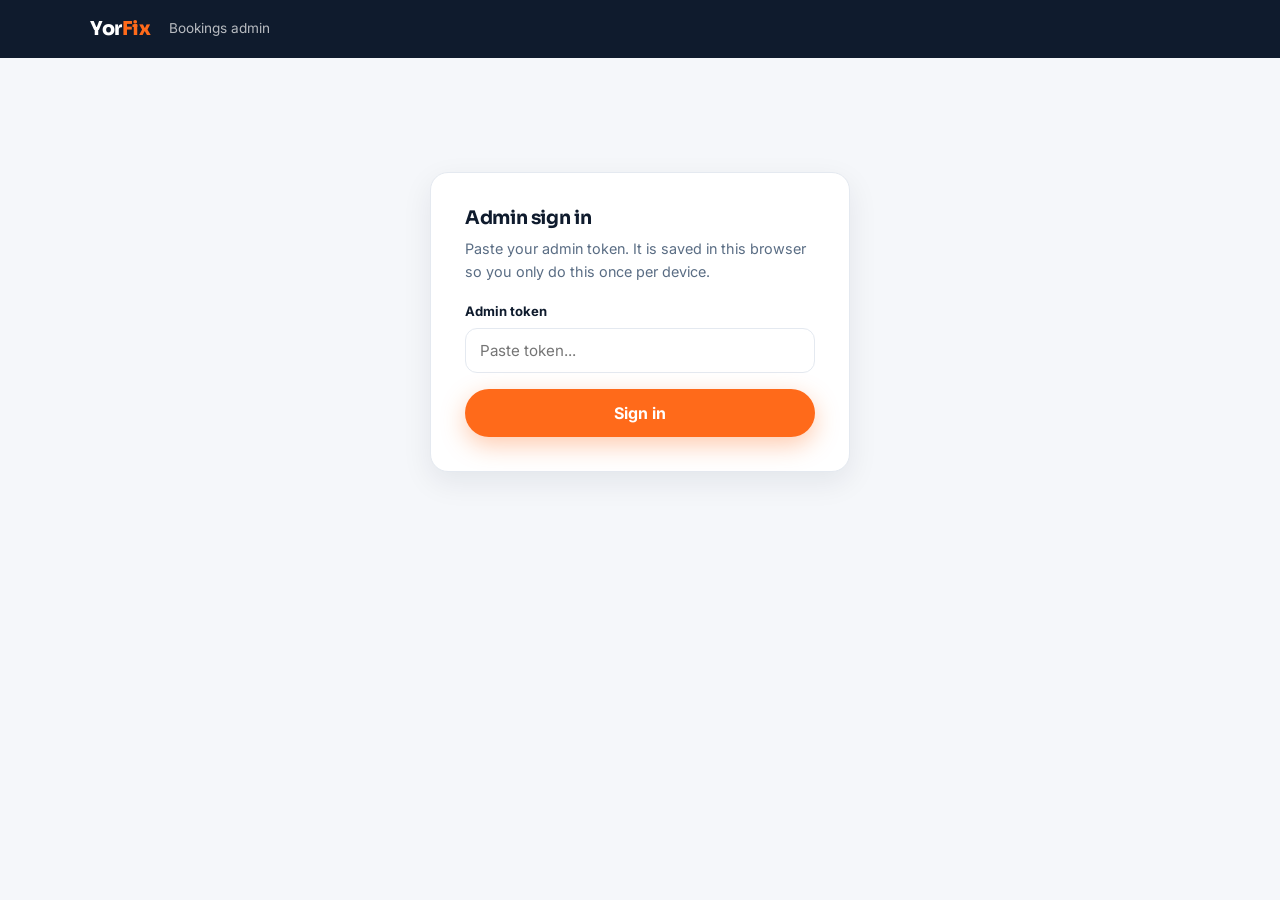
<file: admin.html>
<!DOCTYPE html>
<html lang="en-GB">
<head>
  <meta charset="UTF-8">
  <meta name="viewport" content="width=device-width, initial-scale=1.0">
  <title>YorFix Admin | Bookings</title>
  <meta name="robots" content="noindex, nofollow">
  <link rel="icon" href="favicon.svg" type="image/svg+xml">
  <link rel="preconnect" href="https://fonts.googleapis.com">
  <link rel="preconnect" href="https://fonts.gstatic.com" crossorigin>
  <link href="https://fonts.googleapis.com/css2?family=Sora:wght@600;700;800&family=Inter:wght@400;500;600;700&display=swap" rel="stylesheet">
  <link rel="stylesheet" href="css/style.css">
</head>
<body class="admin-body">

  <div class="admin-top">
    <div class="wrap">
      <a class="logo" href="index.html">Yor<span>Fix</span></a>
      <span style="font-size:0.85rem; opacity:0.7;">Bookings admin</span>
      <span class="spacer"></span>
      <button class="btn btn-sm btn-ghost" id="refreshBtn" style="display:none;">Refresh</button>
      <button class="btn btn-sm btn-ghost" id="signOutBtn" style="display:none;">Sign out</button>
    </div>
  </div>

  <main class="admin-main">
    <div class="wrap">

      <!-- Token login -->
      <div class="form-card admin-login" id="loginCard">
        <h3 style="color:var(--navy); margin-bottom:8px;">Admin sign in</h3>
        <p style="font-size:0.9rem; color:var(--steel); margin-bottom:18px;">Paste your admin token. It is saved in this browser so you only do this once per device.</p>
        <div class="form-field">
          <label for="tokenInput">Admin token</label>
          <input type="password" id="tokenInput" autocomplete="off" placeholder="Paste token...">
        </div>
        <div class="form-msg" id="loginMsg" role="alert"></div>
        <button class="btn btn-primary" id="loginBtn" style="width:100%; margin-top:16px;">Sign in</button>
      </div>

      <!-- Dashboard -->
      <div id="dashboard" style="display:none;">
        <div class="stat-row" id="statRow"></div>

        <div class="admin-tabs">
          <button id="tabBookings" class="active">Bookings</button>
          <button id="tabMessages">Messages</button>
        </div>

        <div class="admin-table-wrap" id="tableWrap"></div>
      </div>

    </div>
  </main>

  <script src="js/config.js"></script>
  <script src="js/admin.js"></script>
</body>
</html>
</file>
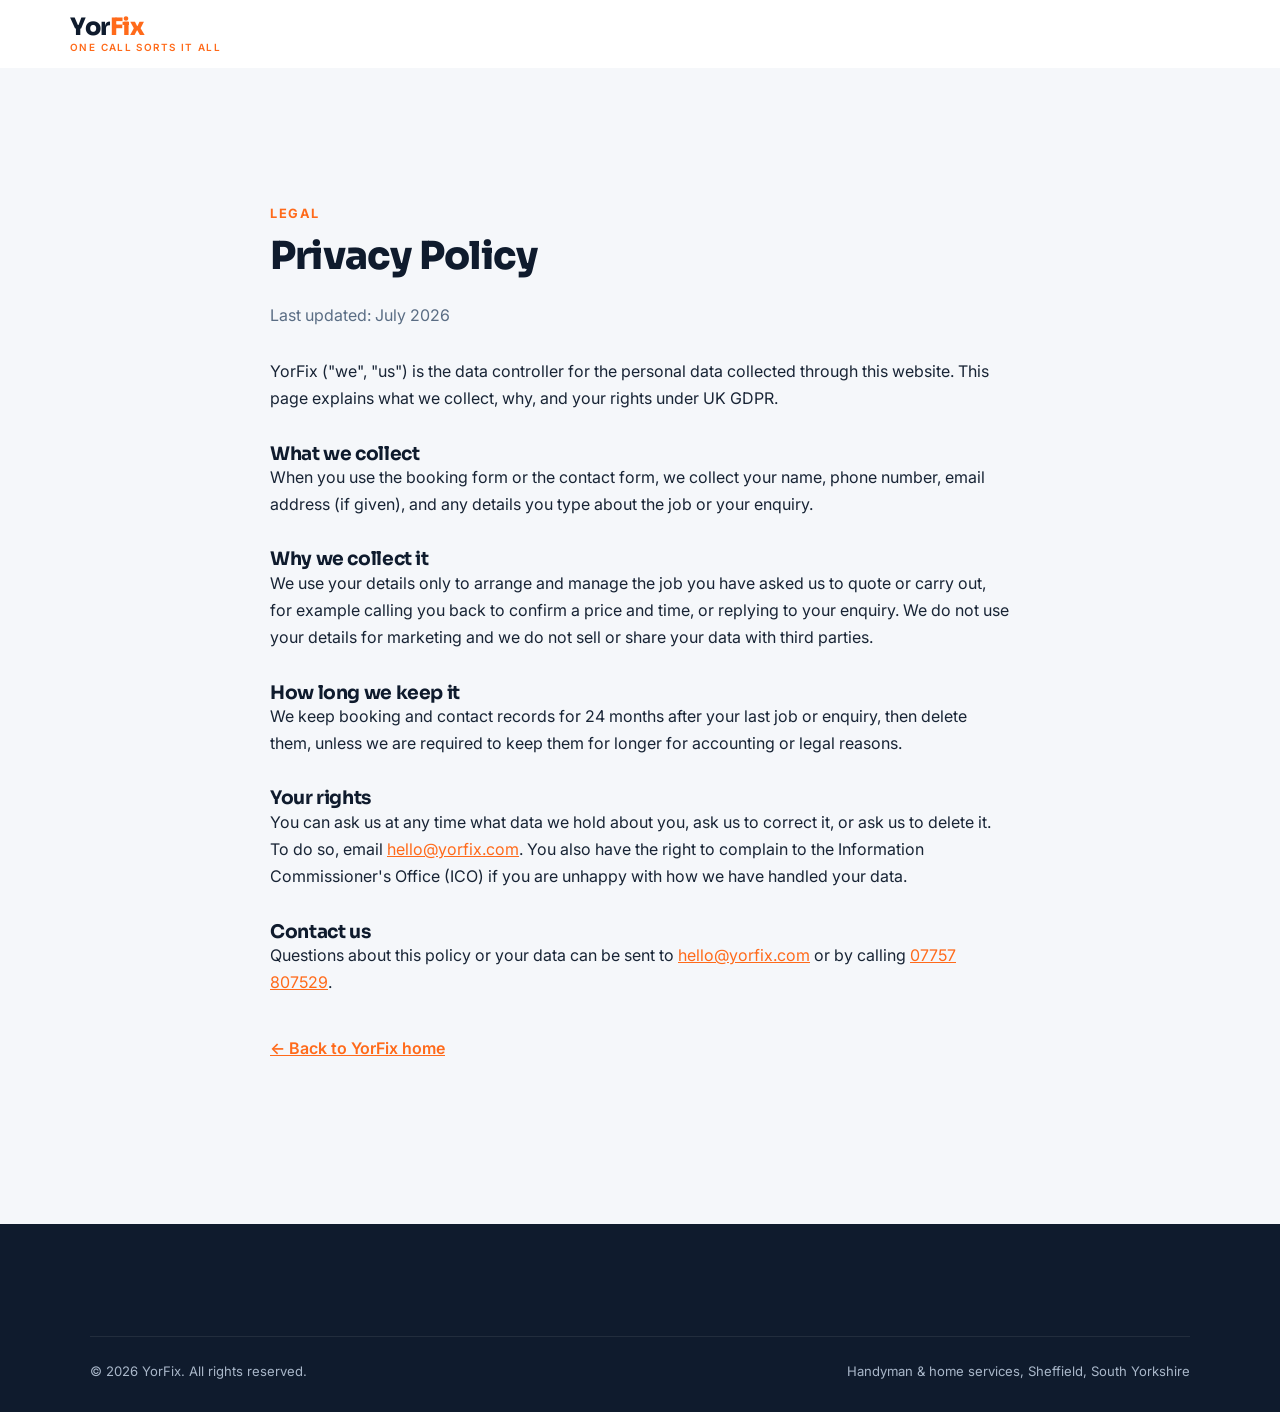
<file: privacy.html>
<!DOCTYPE html>
<html lang="en-GB">
<head>
  <meta charset="UTF-8">
  <meta name="viewport" content="width=device-width, initial-scale=1.0">
  <title>Privacy Policy | YorFix</title>
  <meta name="description" content="How YorFix collects, uses and stores your personal data when you book a job or send us a message.">
  <meta name="robots" content="index, follow">
  <link rel="canonical" href="https://yorfix.com/privacy.html">
  <link rel="icon" href="favicon.svg" type="image/svg+xml">
  <link rel="preconnect" href="https://fonts.googleapis.com">
  <link rel="preconnect" href="https://fonts.gstatic.com" crossorigin>
  <link href="https://fonts.googleapis.com/css2?family=Sora:wght@600;700;800&family=Inter:wght@400;500;600;700&display=swap" rel="stylesheet">
  <link rel="stylesheet" href="css/style.css">
</head>
<body>

  <!-- Sticky header -->
  <header class="site-header" id="siteHeader">
    <div class="wrap header-inner">
      <a class="logo" href="index.html#top">Yor<span>Fix</span><span class="logo-tag">One Call Sorts It All</span></a>
    </div>
  </header>

  <section>
    <div class="wrap" style="padding: 60px 20px 90px; max-width: 780px;">
      <span class="kicker">Legal</span>
      <h1 class="section-title" style="margin-bottom: 24px;">Privacy Policy</h1>
      <p class="section-sub" style="margin-bottom: 30px;">Last updated: July 2026</p>

      <div style="color: var(--ink); line-height: 1.7;">
        <p>YorFix ("we", "us") is the data controller for the personal data collected through this website. This page explains what we collect, why, and your rights under UK GDPR.</p>

        <h3 style="color: var(--navy); margin-top: 30px;">What we collect</h3>
        <p>When you use the booking form or the contact form, we collect your name, phone number, email address (if given), and any details you type about the job or your enquiry.</p>

        <h3 style="color: var(--navy); margin-top: 30px;">Why we collect it</h3>
        <p>We use your details only to arrange and manage the job you have asked us to quote or carry out, for example calling you back to confirm a price and time, or replying to your enquiry. We do not use your details for marketing and we do not sell or share your data with third parties.</p>

        <h3 style="color: var(--navy); margin-top: 30px;">How long we keep it</h3>
        <p>We keep booking and contact records for 24 months after your last job or enquiry, then delete them, unless we are required to keep them for longer for accounting or legal reasons.</p>

        <h3 style="color: var(--navy); margin-top: 30px;">Your rights</h3>
        <p>You can ask us at any time what data we hold about you, ask us to correct it, or ask us to delete it. To do so, email <a href="mailto:hello@yorfix.com" style="color: var(--orange);">hello@yorfix.com</a>. You also have the right to complain to the Information Commissioner's Office (ICO) if you are unhappy with how we have handled your data.</p>

        <h3 style="color: var(--navy); margin-top: 30px;">Contact us</h3>
        <p>Questions about this policy or your data can be sent to <a href="mailto:hello@yorfix.com" style="color: var(--orange);">hello@yorfix.com</a> or by calling <a href="tel:+447757807529" style="color: var(--orange);">07757 807529</a>.</p>
      </div>

      <p style="margin-top: 40px;"><a href="index.html#top" style="color: var(--orange); font-weight: 600;">&larr; Back to YorFix home</a></p>
    </div>
  </section>

  <!-- Footer -->
  <footer class="site-footer">
    <div class="wrap">
      <div class="footer-bottom">
        <span>© 2026 YorFix. All rights reserved.</span>
        <span>Handyman &amp; home services, Sheffield, South Yorkshire</span>
      </div>
    </div>
  </footer>

</body>
</html>
</file>
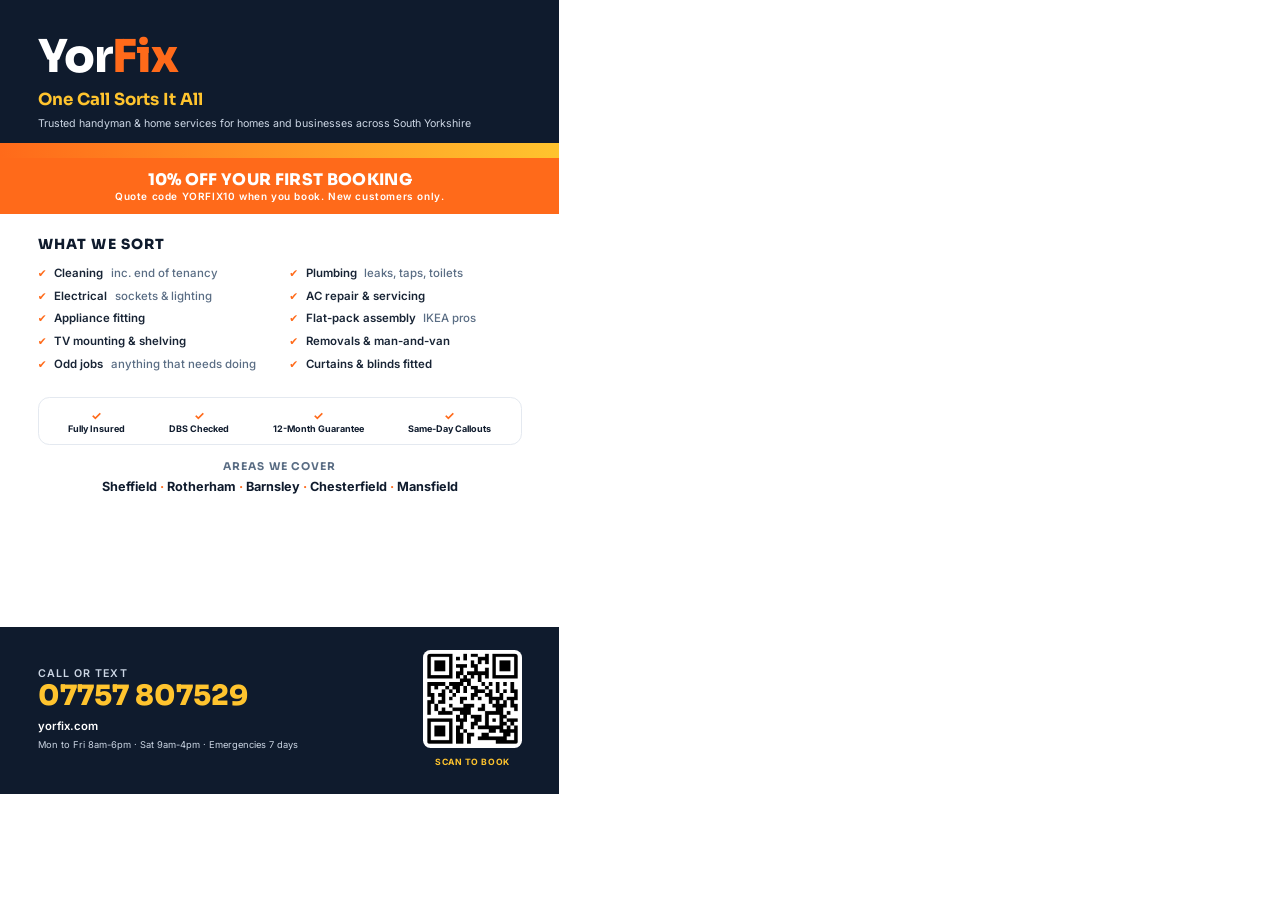
<file: flyer/flyer.html>
<!DOCTYPE html>
<html lang="en-GB">
<head>
<meta charset="UTF-8">
<title>YorFix A5 Flyer</title>
<link href="https://fonts.googleapis.com/css2?family=Sora:wght@600;700;800&family=Inter:wght@400;500;600;700;800&display=swap" rel="stylesheet">
<style>
  /* Print-ready A5: 148mm x 210mm, no browser margins */
  @page { size: 148mm 210mm; margin: 0; }
  * { margin: 0; padding: 0; box-sizing: border-box; -webkit-print-color-adjust: exact; print-color-adjust: exact; }
  html, body { width: 148mm; height: 210mm; }
  body {
    font-family: "Inter", system-ui, sans-serif;
    color: #182435;
    background: #ffffff;
    display: flex;
    flex-direction: column;
    overflow: hidden;
  }
  .navy { background: #0f1b2d; color: #fff; }
  .orange { color: #ff6a1a; }

  /* Header */
  .head {
    padding: 9mm 10mm 7mm;
    background: #0f1b2d;
    color: #fff;
    position: relative;
  }
  .head::after {
    content: "";
    position: absolute; left: 0; right: 0; bottom: -1px;
    height: 4mm;
    background: linear-gradient(90deg, #ff6a1a 0%, #ffc42e 100%);
  }
  .logo { font-family: "Sora", sans-serif; font-size: 34pt; font-weight: 800; letter-spacing: -0.02em; line-height: 1; }
  .tagline { font-family: "Sora", sans-serif; font-size: 12.5pt; font-weight: 700; color: #ffc42e; margin-top: 2.5mm; }
  .subline { font-size: 8pt; color: #ccd6e4; margin-top: 2mm; }

  /* Offer ribbon */
  .offer {
    background: #ff6a1a; color: #fff;
    text-align: center;
    padding: 3.2mm 10mm;
    font-family: "Sora", sans-serif;
    font-weight: 800; font-size: 12pt;
    letter-spacing: 0.02em;
  }
  .offer small { font-family: "Inter", sans-serif; font-weight: 600; font-size: 7.5pt; display: block; letter-spacing: 0.06em; }

  /* Services */
  .services { padding: 5.5mm 10mm 3mm; }
  .services h2 {
    font-family: "Sora", sans-serif; font-size: 10.5pt; font-weight: 800;
    color: #0f1b2d; text-transform: uppercase; letter-spacing: 0.08em;
    margin-bottom: 3.5mm;
  }
  .svc-grid { display: grid; grid-template-columns: 1fr 1fr; gap: 2.2mm 5mm; }
  .svc {
    display: flex; align-items: baseline; gap: 2mm;
    font-size: 8.6pt; font-weight: 600; line-height: 1.25;
  }
  .svc::before { content: "✔"; color: #ff6a1a; font-weight: 800; font-size: 8pt; }
  .svc span { color: #5a6d84; font-weight: 500; }

  /* Trust row */
  .trust {
    margin: 4mm 10mm 0;
    border: 1.5px solid #e4e9f0;
    border-radius: 3mm;
    padding: 2.6mm 3mm;
    display: flex; justify-content: space-around; gap: 2mm;
    text-align: center;
  }
  .trust div { font-size: 6.8pt; font-weight: 700; color: #0f1b2d; line-height: 1.25; }
  .trust div b { display: block; color: #ff6a1a; font-size: 9pt; }

  /* Areas */
  .areas { padding: 4mm 10mm 0; text-align: center; }
  .areas h3 { font-family: "Sora", sans-serif; font-size: 8pt; font-weight: 700; text-transform: uppercase; letter-spacing: 0.1em; color: #5a6d84; margin-bottom: 1.6mm; }
  .areas p { font-size: 9.5pt; font-weight: 700; color: #0f1b2d; }
  .areas p span { color: #ff6a1a; }

  /* Contact band */
  .contact {
    margin-top: auto;
    background: #0f1b2d; color: #fff;
    padding: 6mm 10mm 7mm;
    display: flex; align-items: center; gap: 6mm;
  }
  .contact .left { flex: 1; }
  .call-label { font-size: 8pt; font-weight: 600; color: #ccd6e4; text-transform: uppercase; letter-spacing: 0.1em; }
  .phone { font-family: "Sora", sans-serif; font-size: 21pt; font-weight: 800; color: #ffc42e; line-height: 1.15; }
  .web { font-size: 8.5pt; font-weight: 600; color: #fff; margin-top: 2mm; word-break: break-all; }
  .hours { font-size: 7pt; color: #ccd6e4; margin-top: 1.6mm; }
  .qr-box { text-align: center; }
  .qr-box img { width: 26mm; height: 26mm; border-radius: 2mm; background: #fff; padding: 1mm; }
  .qr-box div { font-size: 6.5pt; font-weight: 700; color: #ffc42e; margin-top: 1.4mm; text-transform: uppercase; letter-spacing: 0.06em; }
</style>
</head>
<body>

  <div class="head">
    <div class="logo">Yor<span class="orange">Fix</span></div>
    <div class="tagline">One Call Sorts It All</div>
    <div class="subline">Trusted handyman &amp; home services for homes and businesses across South Yorkshire</div>
  </div>

  <div class="offer">10% OFF YOUR FIRST BOOKING<small>Quote code YORFIX10 when you book. New customers only.</small></div>

  <div class="services">
    <h2>What we sort</h2>
    <div class="svc-grid">
      <div class="svc">Cleaning <span>inc. end of tenancy</span></div>
      <div class="svc">Plumbing <span>leaks, taps, toilets</span></div>
      <div class="svc">Electrical <span>sockets &amp; lighting</span></div>
      <div class="svc">AC repair &amp; servicing</div>
      <div class="svc">Appliance fitting</div>
      <div class="svc">Flat-pack assembly <span>IKEA pros</span></div>
      <div class="svc">TV mounting &amp; shelving</div>
      <div class="svc">Removals &amp; man-and-van</div>
      <div class="svc">Odd jobs <span>anything that needs doing</span></div>
      <div class="svc">Curtains &amp; blinds fitted</div>
    </div>
  </div>

  <div class="trust">
    <div><b>✓</b>Fully Insured</div>
    <div><b>✓</b>DBS Checked</div>
    <div><b>✓</b>12-Month Guarantee</div>
    <div><b>✓</b>Same-Day Callouts</div>
  </div>

  <div class="areas">
    <h3>Areas we cover</h3>
    <p>Sheffield <span>·</span> Rotherham <span>·</span> Barnsley <span>·</span> Chesterfield <span>·</span> Mansfield</p>
  </div>

  <div class="contact">
    <div class="left">
      <div class="call-label">Call or text</div>
      <div class="phone">07757 807529</div>
      <div class="web">yorfix.com</div>
      <div class="hours">Mon to Fri 8am-6pm · Sat 9am-4pm · Emergencies 7 days</div>
    </div>
    <div class="qr-box">
      <img src="qr.png" alt="QR code linking to the YorFix booking page">
      <div>Scan to book</div>
    </div>
  </div>

</body>
</html>
</file>
<file: css/style.css>
/* ============================================================
   YorFix brand stylesheet
   Palette: deep navy + steel grey base, vivid orange accent.
   Fonts: Sora (headings) + Inter (body), loaded in index.html.
   ============================================================ */

:root {
  --navy: #0f1b2d;        /* primary brand navy */
  --navy-2: #16273e;      /* raised navy panels */
  --navy-3: #1e3350;      /* lighter navy for hovers */
  --steel: #5a6d84;       /* steel grey, secondary text */
  --ink: #182435;         /* near-navy body text on light */
  --line: #e4e9f0;        /* hairline borders */
  --bg: #f5f7fa;          /* page background */
  --card: #ffffff;
  --orange: #ff6a1a;      /* the YorFix accent */
  --orange-2: #e85a0d;    /* hover/darker orange */
  --yellow: #ffc42e;      /* stars and small highlights */
  --green: #1fa864;       /* success states */
  --red: #d9414c;         /* error states */
  --radius: 18px;
  --pill: 999px;
  --shadow: 0 10px 30px rgba(15, 27, 45, 0.08);
  --shadow-lg: 0 18px 50px rgba(15, 27, 45, 0.16);
}

* { margin: 0; padding: 0; box-sizing: border-box; }

html { scroll-behavior: smooth; }

body {
  font-family: "Inter", system-ui, -apple-system, "Segoe UI", sans-serif;
  color: var(--ink);
  background: var(--bg);
  line-height: 1.6;
  -webkit-font-smoothing: antialiased;
}

h1, h2, h3, .logo {
  font-family: "Sora", "Inter", system-ui, sans-serif;
  line-height: 1.15;
  letter-spacing: -0.02em;
}

img { max-width: 100%; display: block; }
a { color: inherit; }

.wrap { max-width: 1140px; margin: 0 auto; padding: 0 20px; }

section { padding: 72px 0; }

.kicker {
  display: inline-block;
  font-size: 0.8rem;
  font-weight: 700;
  letter-spacing: 0.12em;
  text-transform: uppercase;
  color: var(--orange);
  margin-bottom: 10px;
}

.section-title { font-size: clamp(1.7rem, 3.5vw, 2.4rem); font-weight: 800; color: var(--navy); }
.section-sub { color: var(--steel); max-width: 640px; margin-top: 12px; }

/* ---------- Buttons ---------- */
.btn {
  display: inline-flex;
  align-items: center;
  justify-content: center;
  gap: 8px;
  border: 0;
  border-radius: var(--pill);
  padding: 14px 28px;
  font-family: "Inter", sans-serif;
  font-size: 1rem;
  font-weight: 700;
  cursor: pointer;
  text-decoration: none;
  transition: transform 0.15s ease, background 0.15s ease, box-shadow 0.15s ease;
}
.btn:active { transform: scale(0.97); }
.btn-primary { background: var(--orange); color: #fff; box-shadow: 0 8px 24px rgba(255, 106, 26, 0.35); }
.btn-primary:hover { background: var(--orange-2); }
.btn-ghost { background: rgba(255, 255, 255, 0.12); color: #fff; border: 1.5px solid rgba(255, 255, 255, 0.45); backdrop-filter: blur(4px); }
.btn-ghost:hover { background: rgba(255, 255, 255, 0.22); }
.btn-navy { background: var(--navy); color: #fff; }
.btn-navy:hover { background: var(--navy-3); }
.btn-sm { padding: 10px 20px; font-size: 0.9rem; }

/* ---------- Emergency banner ---------- */
.emergency {
  background: var(--navy);
  color: #d7deea;
  font-size: 0.88rem;
  text-align: center;
  padding: 9px 16px;
}
.emergency strong { color: var(--yellow); font-weight: 700; }
.emergency a { color: #fff; font-weight: 700; text-decoration: none; border-bottom: 1px solid var(--orange); }

/* ---------- Header ---------- */
.site-header {
  position: sticky;
  top: 0;
  z-index: 60;
  background: rgba(255, 255, 255, 0.92);
  backdrop-filter: blur(10px);
  border-bottom: 1px solid transparent;
  transition: border 0.2s, box-shadow 0.2s;
}
.site-header.scrolled { border-bottom: 1px solid var(--line); box-shadow: 0 4px 20px rgba(15, 27, 45, 0.06); }
.header-inner { display: flex; align-items: center; gap: 28px; padding: 14px 0; }

.logo { font-size: 1.5rem; font-weight: 800; color: var(--navy); text-decoration: none; }
.logo span { color: var(--orange); }
.logo-tag { display: block; font-family: "Inter", sans-serif; font-size: 0.62rem; font-weight: 600; letter-spacing: 0.14em; text-transform: uppercase; color: var(--steel); }

.main-nav { display: flex; gap: 24px; margin-left: auto; }
.main-nav a { text-decoration: none; font-weight: 600; font-size: 0.95rem; color: var(--ink); opacity: 0.85; }
.main-nav a:hover { color: var(--orange); opacity: 1; }

.header-cta { display: flex; align-items: center; gap: 12px; }
.phone-chip {
  display: inline-flex; align-items: center; gap: 8px;
  font-weight: 700; font-size: 0.95rem; color: var(--navy); text-decoration: none;
  padding: 10px 16px; border: 1.5px solid var(--line); border-radius: var(--pill);
}
.phone-chip:hover { border-color: var(--orange); color: var(--orange); }
.phone-chip svg { width: 16px; height: 16px; }

.nav-toggle { display: none; background: none; border: 0; cursor: pointer; padding: 8px; margin-left: auto; }
.nav-toggle span { display: block; width: 24px; height: 2.5px; background: var(--navy); margin: 5px 0; border-radius: 2px; transition: 0.2s; }

/* ---------- Hero ---------- */
.hero {
  position: relative;
  min-height: 640px;
  display: flex;
  align-items: center;
  overflow: hidden;
  background: var(--navy);
  padding: 0;
}
.hero-slides { position: absolute; inset: 0; }
.hero-slide {
  position: absolute; inset: 0;
  background-size: cover; background-position: center;
  opacity: 0;
  transition: opacity 1.4s ease-in-out;
}
.hero-slide.active { opacity: 1; }
.hero::after {
  content: "";
  position: absolute; inset: 0;
  background: linear-gradient(100deg, rgba(15, 27, 45, 0.92) 20%, rgba(15, 27, 45, 0.62) 55%, rgba(15, 27, 45, 0.35) 100%);
}
.hero-content { position: relative; z-index: 2; color: #fff; padding: 110px 0 130px; max-width: 640px; }
.hero-badge {
  display: inline-flex; align-items: center; gap: 8px;
  background: rgba(255, 255, 255, 0.12); border: 1px solid rgba(255, 255, 255, 0.25);
  border-radius: var(--pill); padding: 7px 16px;
  font-size: 0.82rem; font-weight: 600; margin-bottom: 24px;
}
.hero-badge .star { color: var(--yellow); }
.hero h1 { font-size: clamp(2.4rem, 6vw, 4rem); font-weight: 800; margin-bottom: 18px; }
.hero h1 em { font-style: normal; color: var(--orange); }
.hero p.sub { font-size: clamp(1rem, 2vw, 1.2rem); color: #ccd6e4; margin-bottom: 34px; max-width: 540px; }
.hero-ctas { display: flex; gap: 14px; flex-wrap: wrap; }

.hero-dots { position: absolute; z-index: 3; bottom: 26px; left: 50%; transform: translateX(-50%); display: flex; gap: 10px; }
.hero-dots button {
  width: 10px; height: 10px; border-radius: 50%;
  border: 0; cursor: pointer; padding: 0;
  background: rgba(255, 255, 255, 0.35); transition: 0.2s;
}
.hero-dots button.active { background: var(--orange); transform: scale(1.25); }

/* ---------- Trust strip ---------- */
.trust-strip { background: #fff; border-bottom: 1px solid var(--line); padding: 26px 0; }
.trust-items { display: flex; flex-wrap: wrap; gap: 18px 40px; align-items: center; justify-content: center; }
.trust-item { display: flex; align-items: center; gap: 10px; font-weight: 700; font-size: 0.95rem; color: var(--navy); }
.trust-item svg { width: 26px; height: 26px; color: var(--orange); flex: none; }

/* ---------- Services ---------- */
.services-grid {
  display: grid;
  grid-template-columns: repeat(auto-fill, minmax(320px, 1fr));
  gap: 22px;
  margin-top: 42px;
}
.service-card {
  background: var(--card);
  border: 1px solid var(--line);
  border-radius: var(--radius);
  padding: 28px;
  display: flex;
  flex-direction: column;
  gap: 12px;
  transition: transform 0.18s ease, box-shadow 0.18s ease;
}
.service-card:hover { transform: translateY(-4px); box-shadow: var(--shadow-lg); }
.service-icon {
  width: 52px; height: 52px; border-radius: 14px;
  background: rgba(255, 106, 26, 0.1);
  display: flex; align-items: center; justify-content: center;
  color: var(--orange);
}
.service-icon svg { width: 26px; height: 26px; }
.service-card h3 { font-size: 1.15rem; color: var(--navy); }
.service-card p { color: var(--steel); font-size: 0.94rem; flex: 1; }
.service-foot { display: flex; align-items: center; justify-content: space-between; margin-top: 6px; }
.price { font-weight: 800; color: var(--navy); }
.price small { font-weight: 600; color: var(--steel); font-size: 0.78rem; }

/* ---------- Areas ---------- */
.areas { background: var(--navy); color: #fff; }
.areas .section-title { color: #fff; }
.areas .section-sub { color: #a9b7c9; }
.areas-grid { display: grid; grid-template-columns: repeat(auto-fit, minmax(200px, 1fr)); gap: 16px; margin-top: 40px; }
.area-card {
  background: var(--navy-2);
  border: 1px solid rgba(255, 255, 255, 0.08);
  border-radius: var(--radius);
  padding: 22px;
}
.area-card svg { width: 22px; height: 22px; color: var(--orange); margin-bottom: 10px; }
.area-card h3 { font-size: 1.05rem; margin-bottom: 4px; }
.area-card p { font-size: 0.85rem; color: #a9b7c9; }
.areas-note { margin-top: 26px; font-size: 0.92rem; color: #a9b7c9; }
.areas-note a { color: var(--yellow); }

/* ---------- Trust / badges section ---------- */
.badges-grid { display: grid; grid-template-columns: repeat(auto-fit, minmax(230px, 1fr)); gap: 20px; margin-top: 40px; }
.badge-card {
  background: #fff; border: 1px solid var(--line); border-radius: var(--radius);
  padding: 26px; text-align: center;
}
.badge-card svg { width: 38px; height: 38px; color: var(--orange); margin: 0 auto 14px; }
.badge-card h3 { font-size: 1.02rem; color: var(--navy); margin-bottom: 6px; }
.badge-card p { font-size: 0.88rem; color: var(--steel); }

.client-logos { margin-top: 56px; text-align: center; }
.client-logos h4 { font-size: 0.8rem; font-weight: 700; letter-spacing: 0.12em; text-transform: uppercase; color: var(--steel); margin-bottom: 24px; }
.logo-row { display: flex; flex-wrap: wrap; justify-content: center; gap: 18px 44px; align-items: center; }
.client-logo {
  font-family: "Sora", sans-serif; font-weight: 700; font-size: 1.05rem;
  color: #9aa8ba; opacity: 0.85; white-space: nowrap;
}

/* ---------- Reviews ---------- */
.reviews { background: #fff; }
.rating-badge {
  display: inline-flex; align-items: center; gap: 12px;
  background: var(--navy); color: #fff;
  border-radius: var(--pill); padding: 10px 22px; margin-top: 18px;
  font-weight: 700;
}
.rating-badge .stars { color: var(--yellow); letter-spacing: 2px; }
.carousel { position: relative; margin-top: 44px; overflow: hidden; }
.carousel-track { display: flex; transition: transform 0.5s ease; }
.review-card {
  flex: 0 0 100%;
  padding: 8px;
}
.review-inner {
  background: var(--bg); border: 1px solid var(--line); border-radius: var(--radius);
  padding: 34px; max-width: 720px; margin: 0 auto;
}
.review-stars { color: var(--yellow); font-size: 1.1rem; letter-spacing: 3px; margin-bottom: 14px; }
.review-text { font-size: 1.08rem; color: var(--ink); margin-bottom: 18px; }
.review-who { display: flex; align-items: center; gap: 12px; }
.review-avatar {
  width: 44px; height: 44px; border-radius: 50%;
  background: var(--navy); color: #fff;
  display: flex; align-items: center; justify-content: center;
  font-weight: 700; font-family: "Sora", sans-serif;
}
.review-name { font-weight: 700; color: var(--navy); font-size: 0.95rem; }
.review-loc { font-size: 0.82rem; color: var(--steel); }
.carousel-nav { display: flex; justify-content: center; align-items: center; gap: 18px; margin-top: 26px; }
.carousel-arrow {
  width: 42px; height: 42px; border-radius: 50%;
  border: 1.5px solid var(--line); background: #fff; cursor: pointer;
  display: flex; align-items: center; justify-content: center;
  color: var(--navy); transition: 0.15s;
}
.carousel-arrow:hover { border-color: var(--orange); color: var(--orange); }
.carousel-dots { display: flex; gap: 8px; }
.carousel-dots button { width: 9px; height: 9px; border-radius: 50%; border: 0; padding: 0; background: var(--line); cursor: pointer; }
.carousel-dots button.active { background: var(--orange); }

/* ---------- Booking ---------- */
.booking { background: var(--bg); }
.booking-layout { display: grid; grid-template-columns: 1fr 1.35fr; gap: 44px; margin-top: 40px; align-items: start; }
.booking-side { position: sticky; top: 100px; }
.booking-side ul { list-style: none; margin-top: 22px; display: grid; gap: 14px; }
.booking-side li { display: flex; gap: 12px; align-items: flex-start; color: var(--steel); font-size: 0.95rem; }
.booking-side li svg { width: 20px; height: 20px; color: var(--green); flex: none; margin-top: 3px; }
.form-card {
  background: #fff; border: 1px solid var(--line); border-radius: var(--radius);
  padding: 34px; box-shadow: var(--shadow);
}
.form-grid { display: grid; grid-template-columns: 1fr 1fr; gap: 16px; }
.form-field { display: flex; flex-direction: column; gap: 6px; }
.form-field.full { grid-column: 1 / -1; }
.form-field label { font-size: 0.82rem; font-weight: 700; color: var(--navy); }
.form-field label .req { color: var(--orange); }
.form-field input,
.form-field select,
.form-field textarea {
  font-family: "Inter", sans-serif; font-size: 0.95rem; color: var(--ink);
  border: 1.5px solid var(--line); border-radius: 12px;
  padding: 12px 14px; background: #fff; width: 100%;
}
.form-field input:focus, .form-field select:focus, .form-field textarea:focus {
  outline: none; border-color: var(--orange); box-shadow: 0 0 0 3px rgba(255, 106, 26, 0.15);
}
.form-field textarea { resize: vertical; min-height: 104px; }
.radio-row { display: flex; gap: 12px; }
.radio-pill { flex: 1; }
.radio-pill input { position: absolute; opacity: 0; pointer-events: none; }
.radio-pill span {
  display: block; text-align: center; padding: 12px; border: 1.5px solid var(--line);
  border-radius: 12px; font-weight: 600; font-size: 0.92rem; cursor: pointer; transition: 0.15s;
}
.radio-pill input:checked + span { border-color: var(--orange); background: rgba(255, 106, 26, 0.08); color: var(--orange-2); }
.form-msg { margin-top: 14px; font-size: 0.92rem; font-weight: 600; display: none; }
.form-msg.error { display: block; color: var(--red); }
.form-msg.ok { display: block; color: var(--green); }
.hp-field { position: absolute; left: -5000px; opacity: 0; height: 0; overflow: hidden; }

.confirm-card { text-align: center; padding: 30px 10px; }
.confirm-card .tick {
  width: 74px; height: 74px; border-radius: 50%; background: rgba(31, 168, 100, 0.12);
  color: var(--green); display: flex; align-items: center; justify-content: center; margin: 0 auto 20px;
}
.confirm-card .tick svg { width: 36px; height: 36px; }
.confirm-card h3 { color: var(--navy); font-size: 1.4rem; margin-bottom: 10px; }
.confirm-card p { color: var(--steel); max-width: 420px; margin: 0 auto 8px; }
.confirm-ref { display: inline-block; margin: 14px 0 22px; background: var(--bg); border: 1px dashed var(--steel); border-radius: 10px; padding: 8px 18px; font-weight: 800; color: var(--navy); letter-spacing: 0.05em; }

/* ---------- FAQ ---------- */
.faq-list { max-width: 780px; margin: 40px auto 0; display: grid; gap: 12px; }
.faq-item { background: #fff; border: 1px solid var(--line); border-radius: 14px; overflow: hidden; }
.faq-q {
  width: 100%; text-align: left; background: none; border: 0; cursor: pointer;
  font-family: "Inter", sans-serif; font-size: 1rem; font-weight: 700; color: var(--navy);
  padding: 18px 22px; display: flex; justify-content: space-between; align-items: center; gap: 16px;
}
.faq-q .chev { transition: transform 0.2s; color: var(--orange); flex: none; }
.faq-item.open .faq-q .chev { transform: rotate(180deg); }
.faq-a { max-height: 0; overflow: hidden; transition: max-height 0.25s ease; }
.faq-a p { padding: 0 22px 20px; color: var(--steel); font-size: 0.95rem; }

/* ---------- Contact ---------- */
.contact { background: #fff; }
.contact-layout { display: grid; grid-template-columns: 1fr 1fr; gap: 44px; margin-top: 40px; align-items: start; }
.contact-methods { display: grid; gap: 14px; margin-top: 24px; }
.method {
  display: flex; align-items: center; gap: 16px;
  border: 1px solid var(--line); border-radius: 14px; padding: 16px 18px;
  text-decoration: none; transition: 0.15s;
}
.method:hover { border-color: var(--orange); transform: translateX(4px); }
.method-icon {
  width: 44px; height: 44px; border-radius: 12px; flex: none;
  background: rgba(255, 106, 26, 0.1); color: var(--orange);
  display: flex; align-items: center; justify-content: center;
}
.method-icon svg { width: 22px; height: 22px; }
.method-label { font-size: 0.78rem; font-weight: 700; text-transform: uppercase; letter-spacing: 0.08em; color: var(--steel); }
.method-value { font-weight: 700; color: var(--navy); font-size: 0.98rem; }
.hours { margin-top: 26px; border-top: 1px solid var(--line); padding-top: 22px; }
.hours h4 { font-size: 0.9rem; color: var(--navy); margin-bottom: 10px; }
.hours table { width: 100%; font-size: 0.9rem; color: var(--steel); border-collapse: collapse; }
.hours td { padding: 4px 0; }
.hours td:last-child { text-align: right; font-weight: 600; color: var(--ink); }

/* ---------- Footer ---------- */
.site-footer { background: var(--navy); color: #a9b7c9; padding: 64px 0 30px; }
.footer-grid { display: grid; grid-template-columns: 1.4fr 1fr 1fr 1fr; gap: 40px; }
.site-footer .logo { color: #fff; }
.footer-blurb { font-size: 0.9rem; margin: 14px 0 20px; max-width: 300px; }
.social-row { display: flex; gap: 10px; flex-wrap: wrap; }
.social-row a {
  width: 38px; height: 38px; border-radius: 50%;
  background: var(--navy-2); border: 1px solid rgba(255, 255, 255, 0.08);
  display: flex; align-items: center; justify-content: center;
  color: #cdd7e4; transition: 0.15s;
}
.social-row a:hover { background: var(--orange); color: #fff; }
.social-row svg { width: 17px; height: 17px; }
.footer-grid h4 { color: #fff; font-size: 0.95rem; margin-bottom: 16px; }
.footer-grid ul { list-style: none; display: grid; gap: 9px; font-size: 0.9rem; }
.footer-grid ul a { text-decoration: none; }
.footer-grid ul a:hover { color: var(--orange); }
.footer-bottom {
  border-top: 1px solid rgba(255, 255, 255, 0.08);
  margin-top: 48px; padding-top: 24px;
  display: flex; justify-content: space-between; gap: 12px; flex-wrap: wrap;
  font-size: 0.82rem;
}

/* ---------- Floating book button (mobile) ---------- */
.float-book {
  display: none;
  position: fixed; bottom: 18px; left: 16px; right: 16px; z-index: 70;
  box-shadow: 0 12px 34px rgba(232, 90, 13, 0.45);
}

/* ---------- Responsive ---------- */
@media (max-width: 920px) {
  .booking-layout, .contact-layout { grid-template-columns: 1fr; }
  .booking-side { position: static; }
  .footer-grid { grid-template-columns: 1fr 1fr; }
}
@media (max-width: 768px) {
  section { padding: 54px 0; }
  .main-nav {
    display: none;
    position: absolute; top: 100%; left: 0; right: 0;
    background: #fff; border-bottom: 1px solid var(--line);
    flex-direction: column; gap: 0; padding: 10px 20px 18px;
    box-shadow: var(--shadow-lg);
  }
  .main-nav.open { display: flex; }
  .main-nav a { padding: 12px 0; border-bottom: 1px solid var(--bg); }
  .nav-toggle { display: block; }
  .header-cta .btn { display: none; }
  .phone-chip .phone-num { display: none; }
  .phone-chip { padding: 10px 12px; }
  .hero { min-height: 560px; }
  .hero-content { padding: 80px 0 110px; }
  .form-grid { grid-template-columns: 1fr; }
  .float-book { display: flex; }
  body { padding-bottom: 76px; }
}
@media (prefers-reduced-motion: reduce) {
  html { scroll-behavior: auto; }
  .hero-slide, .carousel-track { transition: none; }
}

/* ---------- Admin page ---------- */
.admin-body { background: var(--bg); min-height: 100vh; }
.admin-top { background: var(--navy); color: #fff; padding: 18px 0; }
.admin-top .wrap { display: flex; align-items: center; gap: 18px; }
.admin-top .logo { color: #fff; font-size: 1.2rem; }
.admin-top .spacer { flex: 1; }
.admin-main { padding: 34px 0 80px; }
.stat-row { display: grid; grid-template-columns: repeat(auto-fit, minmax(150px, 1fr)); gap: 14px; margin-bottom: 28px; }
.stat-card { background: #fff; border: 1px solid var(--line); border-radius: 14px; padding: 18px; }
.stat-card .num { font-family: "Sora", sans-serif; font-size: 1.7rem; font-weight: 800; color: var(--navy); }
.stat-card .lbl { font-size: 0.8rem; font-weight: 600; color: var(--steel); text-transform: uppercase; letter-spacing: 0.06em; }
.admin-tabs { display: flex; gap: 8px; margin-bottom: 18px; }
.admin-tabs button {
  border: 1.5px solid var(--line); background: #fff; border-radius: var(--pill);
  padding: 9px 20px; font-weight: 700; font-size: 0.9rem; cursor: pointer; color: var(--steel);
}
.admin-tabs button.active { background: var(--navy); border-color: var(--navy); color: #fff; }
.admin-table-wrap { background: #fff; border: 1px solid var(--line); border-radius: var(--radius); overflow-x: auto; }
.admin-table { width: 100%; border-collapse: collapse; font-size: 0.88rem; min-width: 900px; }
.admin-table th {
  text-align: left; padding: 13px 16px; background: var(--bg);
  font-size: 0.72rem; text-transform: uppercase; letter-spacing: 0.07em; color: var(--steel);
  border-bottom: 1px solid var(--line); white-space: nowrap;
}
.admin-table td { padding: 13px 16px; border-bottom: 1px solid var(--bg); vertical-align: top; }
.admin-table tr:hover td { background: #fbfcfe; }
.status-select { border: 1.5px solid var(--line); border-radius: 8px; padding: 6px 8px; font-size: 0.84rem; font-weight: 600; }
.status-new { color: var(--orange-2); }
.status-contacted { color: #2563ab; }
.status-scheduled { color: #7c3aed; }
.status-done { color: var(--green); }
.status-cancelled { color: var(--steel); }
.row-del { background: none; border: 0; color: var(--red); cursor: pointer; font-size: 0.84rem; font-weight: 600; }
.admin-login { max-width: 420px; margin: 80px auto; }
.admin-empty { padding: 44px; text-align: center; color: var(--steel); }
.pill-type { display: inline-block; font-size: 0.72rem; font-weight: 700; border-radius: var(--pill); padding: 3px 10px; }
.pill-domestic { background: rgba(31, 168, 100, 0.12); color: var(--green); }
.pill-commercial { background: rgba(37, 99, 171, 0.12); color: #2563ab; }
</file>
